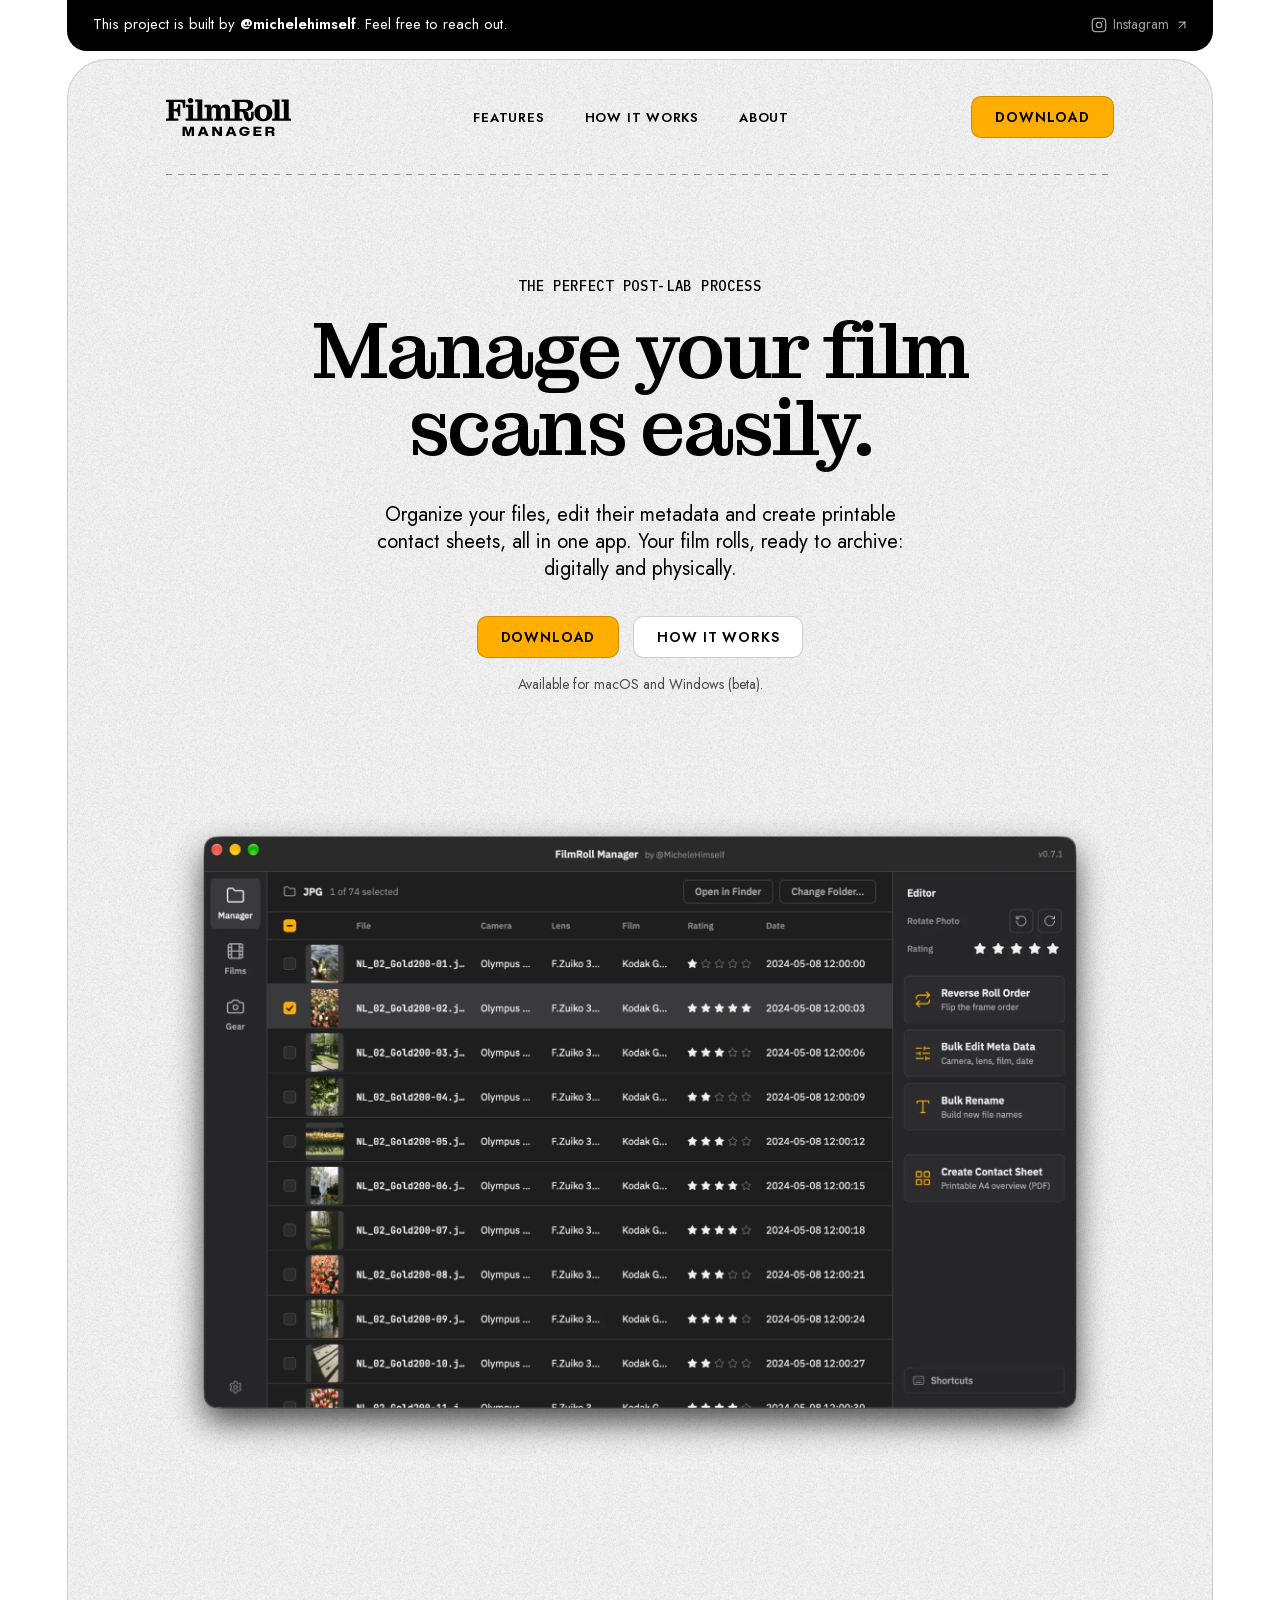
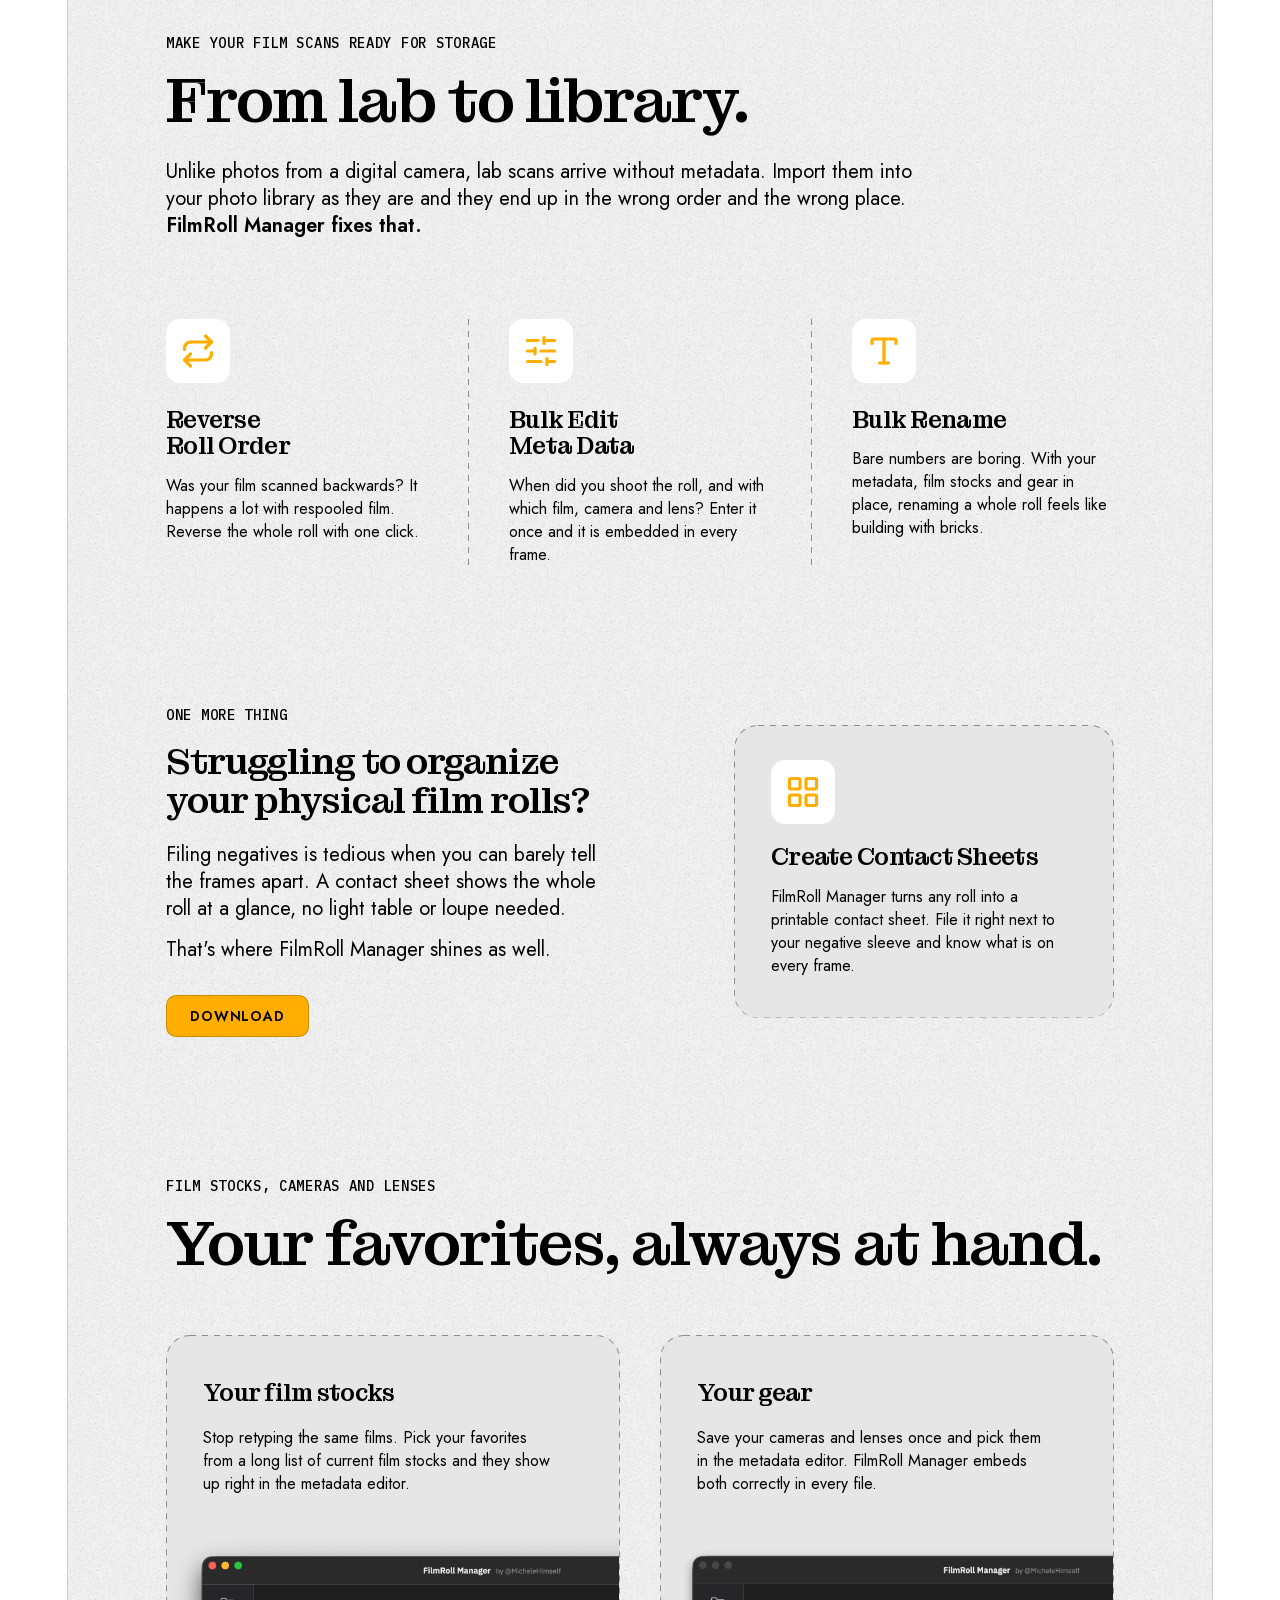
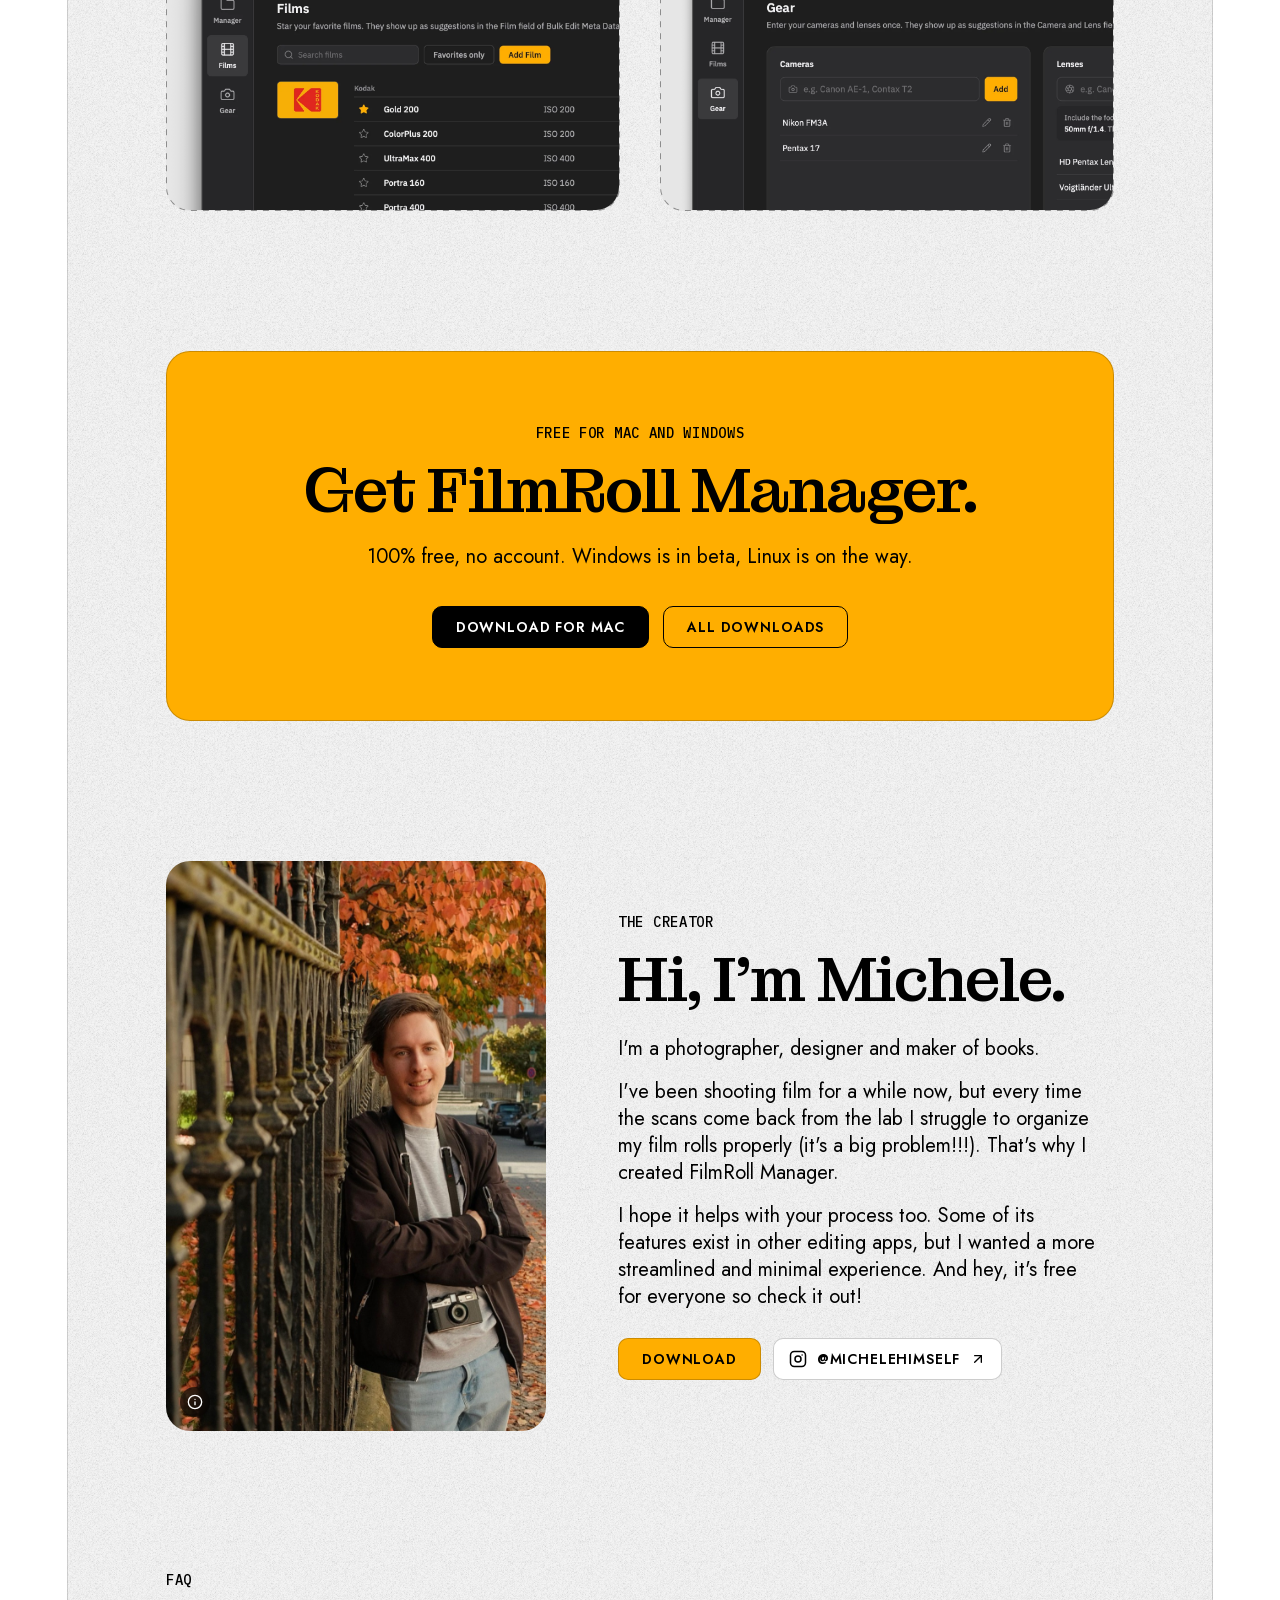
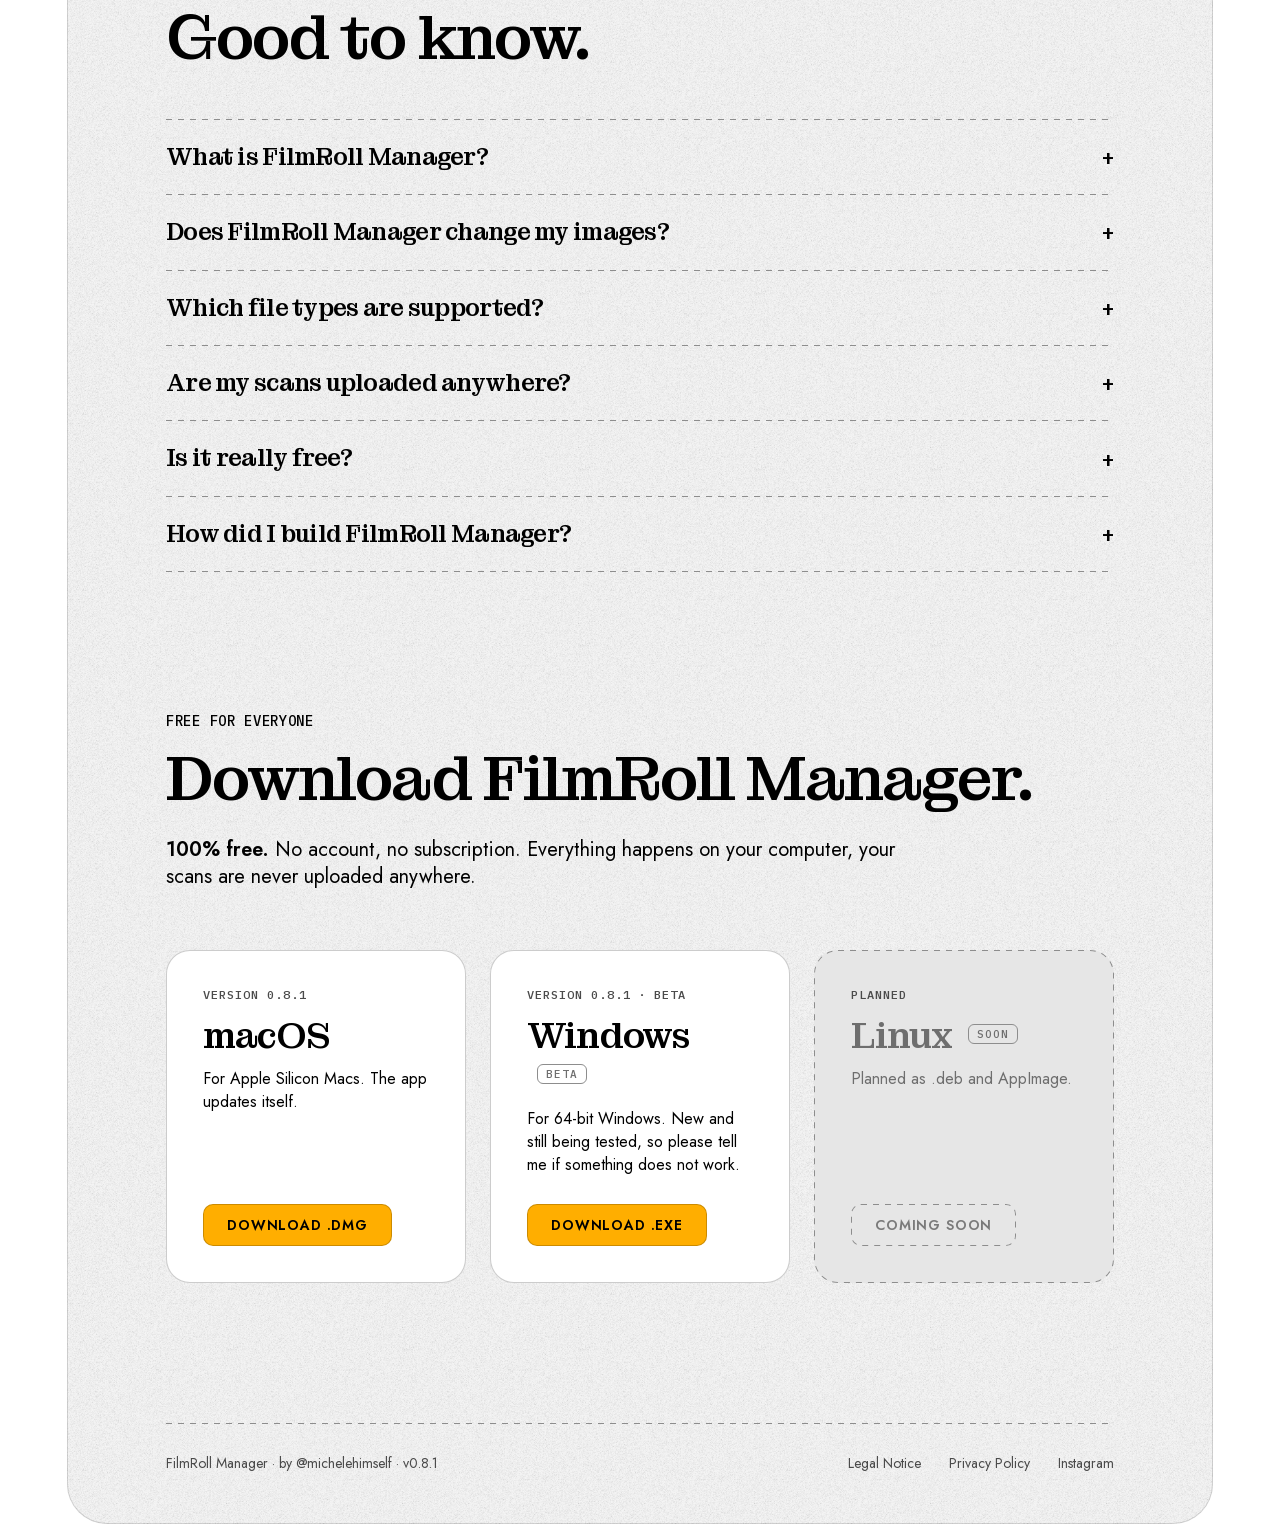
<file: index.html>
<!doctype html>
<html lang="en">
<head>
<meta charset="utf-8">
<meta name="viewport" content="width=device-width, initial-scale=1">
<title>FilmRoll Manager – Manage your film scans easily</title>
<meta name="description" content="FilmRoll Manager is a free desktop app that prepares your lab scans for your photo library: fix the frame order, embed metadata, rename files and create contact sheets. Your images never leave your computer.">
<meta property="og:type" content="website">
<meta property="og:site_name" content="FilmRoll Manager">
<meta property="og:title" content="FilmRoll Manager – Manage your film scans easily">
<meta property="og:description" content="Free desktop app that prepares your lab scans for your photo library: fix the frame order, embed metadata, rename files and create contact sheets. Your images never leave your computer.">
<meta property="og:url" content="https://filmrollmanager.com/">
<meta property="og:image" content="https://filmrollmanager.com/assets/og-image.png">
<meta property="og:image:width" content="1200">
<meta property="og:image:height" content="630">
<meta property="og:image:alt" content="FilmRoll Manager app icon with the headline: Manage your film scans easily. The perfect post-lab process.">
<meta name="twitter:card" content="summary_large_image">
<meta name="twitter:title" content="FilmRoll Manager – Manage your film scans easily">
<meta name="twitter:description" content="Free desktop app that prepares your lab scans for your photo library: fix the frame order, embed metadata, rename files and create contact sheets. Your images never leave your computer.">
<meta name="twitter:image" content="https://filmrollmanager.com/assets/og-image.png">
<link rel="icon" type="image/png" sizes="32x32" href="assets/favicon-32.png">
<link rel="icon" type="image/png" sizes="48x48" href="assets/favicon-48.png">
<link rel="apple-touch-icon" sizes="180x180" href="assets/apple-touch-icon.png">
<link rel="stylesheet" href="styles.css">
</head>
<body>
<div class="topbar">
  <p>This project is built by <a class="topbar-name" href="https://www.instagram.com/michelehimself" target="_blank" rel="noopener">@michelehimself</a>. Feel free to reach out.</p>
  <a class="topbar-link" href="https://www.instagram.com/michelehimself" target="_blank" rel="noopener" aria-label="Message me on Instagram (opens in a new tab)">
    <svg viewBox="0 0 24 24" width="16" height="16" fill="none" stroke="currentColor" stroke-width="2" stroke-linecap="round" stroke-linejoin="round" aria-hidden="true"><rect x="2" y="2" width="20" height="20" rx="5"/><circle cx="12" cy="12" r="4"/><path d="M17.5 6.5h.01"/></svg>
    <span>Instagram</span>
    <svg viewBox="0 0 24 24" width="14" height="14" fill="none" stroke="currentColor" stroke-width="2" stroke-linecap="round" stroke-linejoin="round" aria-hidden="true"><path d="M7 17 17 7"/><path d="M7 7h10v10"/></svg>
  </a>
</div>
<div class="page">

  <header class="wrap" id="top">
    <div class="nav">
      <a href="#top" aria-label="FilmRoll Manager"><img class="logo" src="assets/logo.svg" alt="FilmRoll Manager" width="125" height="39"></a>
      <nav aria-label="Main">
        <a href="#features">Features</a>
        <a href="#how">How it works</a>
        <a href="#about">About</a>
      </nav>
      <a class="btn" href="#download">Download</a>
    </div>
    <div class="rule"></div>
  </header>

  <main>
    <section class="wrap hero">
      <p class="eyebrow">The perfect post-lab process</p>
      <h1>Manage your film scans easily.</h1>
      <p class="lead">Organize your files, edit their metadata and create printable contact sheets, all in one app. Your film rolls, ready to archive: digitally and physically.</p>
      <div class="cta">
        <a class="btn" href="#download">Download</a>
        <a class="btn white" href="#how">How it works</a>
      </div>
      <p class="hero-note">Available for macOS and Windows (beta).</p>
      <div class="shot"><picture>
          <source srcset="assets/app-manager.webp" type="image/webp">
          <img src="assets/app-manager.png" width="2000" height="1373" alt="The FilmRoll Manager window showing a list of scanned frames with camera, lens, film, rating and date">
        </picture></div>
    </section>

    <section class="wrap section" id="features">
      <p class="eyebrow">Make your film scans ready for storage</p>
      <h2>From lab to library.</h2>
      <p class="intro">Unlike photos from a digital camera, lab scans arrive without metadata. Import them into your photo library as they are and they end up in the wrong order and the wrong place. <strong>FilmRoll Manager fixes that.</strong></p>

      <div class="trio" id="how">
        <div class="col">
          <div class="icon-box"><img src="assets/icon-reverse.svg" alt="" width="36" height="36"></div>
          <h3>Reverse<br>Roll Order</h3>
          <p>Was your film scanned backwards? It happens a lot with respooled film. Reverse the whole roll with one click.</p>
        </div>
        <div class="rule-v"></div>
        <div class="col">
          <div class="icon-box"><img src="assets/icon-metadata.svg" alt="" width="36" height="36"></div>
          <h3>Bulk Edit<br>Meta Data</h3>
          <p>When did you shoot the roll, and with which film, camera and lens? Enter it once and it is embedded in every frame.</p>
        </div>
        <div class="rule-v"></div>
        <div class="col">
          <div class="icon-box"><img src="assets/icon-rename.svg" alt="" width="36" height="36"></div>
          <h3>Bulk Rename</h3>
          <p>Bare numbers are boring. With your metadata, film stocks and gear in place, renaming a whole roll feels like building with bricks.</p>
        </div>
      </div>
    </section>

    <section class="wrap section">
      <div class="more">
        <div>
          <p class="eyebrow">One more thing</p>
          <h3>Struggling to organize your physical film rolls?</h3>
          <div class="txt">
            <p>Filing negatives is tedious when you can barely tell the frames apart. A contact sheet shows the whole roll at a glance, no light table or loupe needed.</p>
            <p>That's where FilmRoll Manager shines as well.</p>
          </div>
          <a class="btn" href="#download">Download</a>
        </div>
        <div class="dcard contact">
          <div class="icon-box"><img src="assets/icon-contact.svg" alt="" width="36" height="36"></div>
          <h3>Create Contact Sheets</h3>
          <p>FilmRoll Manager turns any roll into a printable contact sheet. File it right next to your negative sleeve and know what is on every frame.</p>
        </div>
      </div>
    </section>

    <section class="wrap section">
      <p class="eyebrow">Film stocks, cameras and lenses</p>
      <h2>Your favorites, always at hand.</h2>
      <div class="fav-grid">
        <article class="dcard fav">
          <h3>Your film stocks</h3>
          <p>Stop retyping the same films. Pick your favorites from a long list of current film stocks and they show up right in the metadata editor.</p>
          <div class="pic"><picture><source srcset="assets/app-films.webp" type="image/webp"><img src="assets/app-films.png" width="2024" height="1664" alt="The Films page of FilmRoll Manager with a list of film stocks and favorites"></picture></div>
        </article>
        <article class="dcard fav">
          <h3>Your gear</h3>
          <p>Save your cameras and lenses once and pick them in the metadata editor. FilmRoll Manager embeds both correctly in every file.</p>
          <div class="pic gear"><picture><source srcset="assets/app-gear.webp" type="image/webp"><img src="assets/app-gear.png" width="2094" height="1532" alt="The Gear page of FilmRoll Manager with saved cameras and lenses"></picture></div>
        </article>
      </div>
    </section>


    <section class="wrap section" id="get">
      <div class="cta-big">
        <p class="eyebrow">Free for Mac and Windows</p>
        <h2>Get FilmRoll Manager.</h2>
        <p class="cta-txt">100% free, no account. Windows is in beta, Linux is on the way.</p>
        <div class="cta-btns">
          <a class="btn dark js-dl" href="https://github.com/michelehimself/filmroll-manager/releases/download/v0.8.1/FilmRoll.Manager_0.8.1_aarch64.dmg">Download for Mac</a>
          <a class="btn dark ghost" href="#download">All downloads</a>
        </div>
      </div>
    </section>

    <section class="wrap section" id="about">
      <div class="about">
        <figure class="about-photo">
          <div class="portrait has-photo">
            <img src="assets/michele.jpg" width="900" height="1599" alt="Portrait of Michele leaning on an iron fence in autumn, with a film camera around his neck">
            <div class="credit" tabindex="0" role="note" aria-label="Photo credit: Photo by @luisahauser">
              <svg viewBox="0 0 24 24" width="16" height="16" fill="none" stroke="currentColor" stroke-width="2" stroke-linecap="round" stroke-linejoin="round" aria-hidden="true"><circle cx="12" cy="12" r="10"/><path d="M12 16v-4"/><path d="M12 8h.01"/></svg>
              <span>Photo by @luisahauser</span>
            </div>
          </div>
        </figure>
        <div>
          <p class="eyebrow">The Creator</p>
          <h2>Hi, I'm Michele.</h2>
          <div class="txt">
            <p>I'm a photographer, designer and maker of books.</p>
            <p>I've been shooting film for a while now, but every time the scans come back from the lab I struggle to organize my film rolls properly (it's a big problem!!!). That's why I created FilmRoll Manager.</p>
            <p>I hope it helps with your process too. Some of its features exist in other editing apps, but I wanted a more streamlined and minimal experience. And hey, it's free for everyone so check it out!</p>
          </div>
          <div class="about-actions">
          <a class="btn" href="#download">Download</a>
          <a class="btn white btn-social" href="https://www.instagram.com/michelehimself" target="_blank" rel="noopener" aria-label="@michelehimself on Instagram (opens in a new tab)">
            <svg class="ico" viewBox="0 0 24 24" width="18" height="18" fill="none" stroke="currentColor" stroke-width="2" stroke-linecap="round" stroke-linejoin="round" aria-hidden="true"><rect x="2" y="2" width="20" height="20" rx="5"/><circle cx="12" cy="12" r="4"/><path d="M17.5 6.5h.01"/></svg>
            <span>@michelehimself</span>
            <svg class="ico" viewBox="0 0 24 24" width="16" height="16" fill="none" stroke="currentColor" stroke-width="2" stroke-linecap="round" stroke-linejoin="round" aria-hidden="true"><path d="M7 17 17 7"/><path d="M7 7h10v10"/></svg>
          </a>
        </div>
        </div>
      </div>
    </section>

    <section class="wrap section" id="faq">
      <p class="eyebrow">FAQ</p>
      <h2>Good to know.</h2>
      <div class="faq-list">
        <div class="rule"></div>
        <details><summary>What is FilmRoll Manager?</summary><p>FilmRoll Manager is a free desktop app for macOS and Windows (beta) that prepares your film scans from the lab for your photo library. It can reverse the frame order of a roll, embed date, camera, lens and film as metadata, rename a whole roll with a template and create printable contact sheets. Everything happens on your computer, your scans are never uploaded.</p></details>
        <div class="rule"></div>
        <details><summary>Does FilmRoll Manager change my images?</summary><p>Only metadata is written. The picture data stays untouched. Still, it is a good habit to try FilmRoll Manager on a copy of a scan folder first.</p></details>
        <div class="rule"></div>
        <details><summary>Which file types are supported?</summary><p>JPG, PNG and TIFF. Star ratings currently work for JPEG files only.</p></details>
        <div class="rule"></div>
        <details><summary>Are my scans uploaded anywhere?</summary><p>No. Everything happens on your computer. There are no uploads, no account and no analytics.</p></details>
        <div class="rule"></div>
        <details><summary>Is it really free?</summary><p>Yes. I built it for my own rolls and share it for free.</p></details>
        <div class="rule"></div>
        <details><summary>How did I build FilmRoll Manager?</summary><p>I'm a lifelong UI/UX designer with a great passion for minimalistic apps and micro apps that do exactly what I need. I'm by no means a developer, though. I brought this project to life with the help of Claude Code and the professional experience I gained working on many apps and platforms at the companies I've been at. I want to be as transparent as possible about that, and it's part of the reason why I'm sharing this app for free.</p></details>
        <div class="rule"></div>
      </div>
    </section>

    <section class="wrap section" id="download">
      <p class="eyebrow">Free for everyone</p>
      <h2>Download FilmRoll Manager.</h2>
      <p class="intro"><strong>100% free.</strong> No account, no subscription. Everything happens on your computer, your scans are never uploaded anywhere.</p>
      <div class="dl-grid">
        <article class="dcard dl on">
          <span class="os">Version 0.8.1</span>
          <h3>macOS</h3>
          <p>For Apple Silicon Macs. The app updates itself.</p>
          <a class="btn js-dl" href="https://github.com/michelehimself/filmroll-manager/releases/download/v0.8.1/FilmRoll.Manager_0.8.1_aarch64.dmg">Download .dmg</a>
        </article>
        <article class="dcard dl on">
          <span class="os">Version 0.8.1 · Beta</span>
          <h3>Windows <span class="badge">Beta</span></h3>
          <p>For 64-bit Windows. New and still being tested, so please tell me if something does not work.</p>
          <a class="btn js-dl" data-modal="dl-modal-win" href="https://github.com/michelehimself/filmroll-manager/releases/download/v0.8.1/FilmRoll.Manager_0.8.1_x64-setup.exe">Download .exe</a>
        </article>
        <article class="dcard dl soon">
          <span class="os">Planned</span>
          <h3>Linux <span class="badge">Soon</span></h3>
          <p>Planned as .deb and AppImage.</p>
          <a class="btn" aria-disabled="true" href="#download" tabindex="-1">Coming soon</a>
        </article>
      </div>

    </section>
  </main>

  <footer class="wrap footer">
    <div class="rule"></div>
    <div class="row">
      <span>FilmRoll Manager · by <a href="https://www.instagram.com/michelehimself" target="_blank" rel="noopener">@michelehimself</a> · v0.8.1</span>
      <nav aria-label="Footer">
        <a href="impressum.html">Legal Notice</a>
        <a href="datenschutz.html">Privacy Policy</a>
        <a href="https://instagram.com/filmrollmanager" target="_blank" rel="noopener">Instagram</a>
      </nav>
    </div>
  </footer>

</div>

<dialog class="modal" id="dl-modal" aria-labelledby="dl-title">
  <button class="modal-close" type="button" aria-label="Close" data-close>
    <svg viewBox="0 0 24 24" width="18" height="18" fill="none" stroke="currentColor" stroke-width="2" stroke-linecap="round" stroke-linejoin="round" aria-hidden="true"><path d="M18 6 6 18"/><path d="M6 6l12 12"/></svg>
  </button>
  <p class="eyebrow">Download for macOS</p>
  <h3 id="dl-title">Before you download</h3>
  <div class="warn" role="note">
    <svg viewBox="0 0 24 24" width="22" height="22" fill="none" stroke="currentColor" stroke-width="2" stroke-linecap="round" stroke-linejoin="round" aria-hidden="true"><path d="m21.73 18-8-14a2 2 0 0 0-3.48 0l-8 14A2 2 0 0 0 4 21h16a2 2 0 0 0 1.73-3"/><path d="M12 9v4"/><path d="M12 17h.01"/></svg>
    <p><strong>Heads up:</strong> macOS will most likely block the app the first time you open it. That is expected. The steps below fix it.</p>
  </div>
  <p class="install-lead">FilmRoll Manager is not signed with an Apple developer account, so macOS asks for confirmation the first time you open it.</p>
  <ol>
    <li>Open the <code>.dmg</code> and drag FilmRoll Manager into Applications.</li>
    <li>Right-click the app and choose “Open”.</li>
  </ol>
  <p class="install-lead"><strong>If macOS still refuses to open it, run this command once in Terminal:</strong></p>
  <div class="cmd">
    <code id="cmd-text">xattr -dr com.apple.quarantine "/Applications/FilmRoll Manager.app"</code>
    <button class="copy" type="button" data-copy="cmd-text" aria-label="Copy command" title="Copy">
      <svg class="ic-copy" viewBox="0 0 24 24" width="16" height="16" fill="none" stroke="currentColor" stroke-width="2" stroke-linecap="round" stroke-linejoin="round" aria-hidden="true"><rect x="9" y="9" width="13" height="13" rx="2"/><path d="M5 15H4a2 2 0 0 1-2-2V4a2 2 0 0 1 2-2h9a2 2 0 0 1 2 2v1"/></svg>
      <svg class="ic-done" viewBox="0 0 24 24" width="16" height="16" fill="none" stroke="currentColor" stroke-width="2.4" stroke-linecap="round" stroke-linejoin="round" aria-hidden="true"><path d="M20 6 9 17l-5-5"/></svg>
    </button>
  </div>
  <div class="modal-actions">
    <a class="btn js-confirm" id="dl-confirm" href="https://github.com/michelehimself/filmroll-manager/releases/download/v0.8.1/FilmRoll.Manager_0.8.1_aarch64.dmg">Yes, I understand – download</a>
  </div>
</dialog>

<dialog class="modal" id="dl-modal-win" aria-labelledby="dl-title-win">
  <button class="modal-close" type="button" aria-label="Close" data-close>
    <svg viewBox="0 0 24 24" width="18" height="18" fill="none" stroke="currentColor" stroke-width="2" stroke-linecap="round" stroke-linejoin="round" aria-hidden="true"><path d="M18 6 6 18"/><path d="M6 6l12 12"/></svg>
  </button>
  <p class="eyebrow">Download for Windows (beta)</p>
  <h3 id="dl-title-win">Before you download</h3>
  <div class="warn" role="note">
    <svg viewBox="0 0 24 24" width="22" height="22" fill="none" stroke="currentColor" stroke-width="2" stroke-linecap="round" stroke-linejoin="round" aria-hidden="true"><path d="m21.73 18-8-14a2 2 0 0 0-3.48 0l-8 14A2 2 0 0 0 4 21h16a2 2 0 0 0 1.73-3"/><path d="M12 9v4"/><path d="M12 17h.01"/></svg>
    <p><strong>Heads up:</strong> Windows will most likely block the installer the first time you run it. That is expected.</p>
  </div>
  <p class="install-lead">FilmRoll Manager is not signed with a paid Windows certificate, so Windows SmartScreen warns about it.</p>
  <ol>
    <li>Run the downloaded <code>.exe</code>.</li>
    <li>At “Windows protected your PC”, click <strong>More info</strong>.</li>
    <li>Then click <strong>Run anyway</strong>.</li>
  </ol>
  <div class="modal-actions">
    <a class="btn js-confirm" id="dl-confirm-win" href="https://github.com/michelehimself/filmroll-manager/releases/download/v0.8.1/FilmRoll.Manager_0.8.1_x64-setup.exe">Yes, I understand – download</a>
  </div>
</dialog>

<dialog class="modal" id="dl-modal-mobile" aria-labelledby="dl-title-mobile">
  <button class="modal-close" type="button" aria-label="Close" data-close>
    <svg viewBox="0 0 24 24" width="18" height="18" fill="none" stroke="currentColor" stroke-width="2" stroke-linecap="round" stroke-linejoin="round" aria-hidden="true"><path d="M18 6 6 18"/><path d="M6 6l12 12"/></svg>
  </button>
  <p class="eyebrow">Desktop only</p>
  <h3 id="dl-title-mobile">Open this on your computer</h3>
  <p class="modal-lead">FilmRoll Manager is built for desktop systems (macOS and Windows), so there is nothing to download for phones and tablets. Visit filmrollmanager.com on your computer to get it.</p>
</dialog>
<script>
(function () {
  function isMobile() {
    var ua = navigator.userAgent || '';
    if (navigator.userAgentData && navigator.userAgentData.mobile) { return true; }
    if (/Android|iPhone|iPad|iPod|Mobile|CriOS|FxiOS/i.test(ua)) { return true; }
    // iPadOS reports itself as a Mac, but it has a touch screen
    return /Macintosh/.test(ua) && navigator.maxTouchPoints > 1;
  }
  // Download buttons open a dialog first (explains the first launch); the download starts from the dialog's confirm button.
  document.querySelectorAll('.js-dl').forEach(function (a) {
    a.addEventListener('click', function (e) {
      // phones and tablets cannot run the app: show a short notice instead of the download dialog
      var m = document.getElementById(isMobile() ? 'dl-modal-mobile' : (a.dataset.modal || 'dl-modal'));
      if (m && m.showModal) { e.preventDefault(); if (!m.open) { m.showModal(); } }
    });
  });
  document.querySelectorAll('dialog.modal').forEach(function (m) {
    m.addEventListener('click', function (e) { if (e.target === m) { m.close(); } });
    m.querySelectorAll('[data-close]').forEach(function (b) { b.addEventListener('click', function () { m.close(); }); });
    m.querySelectorAll('.js-confirm').forEach(function (c) {
      c.addEventListener('click', function () { setTimeout(function () { m.close(); }, 400); });
    });
  });
  // hero image: grows while scrolling
  var shot = document.querySelector('.hero .shot img');
  var reduce = window.matchMedia && window.matchMedia('(prefers-reduced-motion: reduce)').matches;
  if (shot && !reduce) {
    var ticking = false;
    var update = function () {
      var p = Math.min(Math.max(window.scrollY / 520, 0), 1);
      var e = 1 - Math.pow(1 - p, 1.6);
      // grows from 92% to full size while scrolling
      shot.style.transform = 'scale(' + (0.92 + 0.08 * e).toFixed(4) + ')';
      ticking = false;
    };
    window.addEventListener('scroll', function () { if (!ticking) { ticking = true; requestAnimationFrame(update); } }, { passive: true });
    window.addEventListener('resize', update);
    update();
  }
  document.querySelectorAll('.copy').forEach(function (b) {
    b.addEventListener('click', function () {
      var t = document.getElementById(b.dataset.copy).textContent;
      var done = function () { b.classList.add('copied'); setTimeout(function () { b.classList.remove('copied'); }, 1800); };
      var legacy = function () {
        // fallback for browsers without the async clipboard API
        var ta = document.createElement('textarea');
        ta.value = t; ta.setAttribute('readonly', ''); ta.style.cssText = 'position:fixed;opacity:0;top:0;left:0';
        document.body.appendChild(ta); ta.select();
        try { if (document.execCommand('copy')) { done(); } } catch (e) {}
        document.body.removeChild(ta);
      };
      if (navigator.clipboard && navigator.clipboard.writeText) { navigator.clipboard.writeText(t).then(done, legacy); } else { legacy(); }
    });
  });
})();
</script>
</body>
</html>
</file>
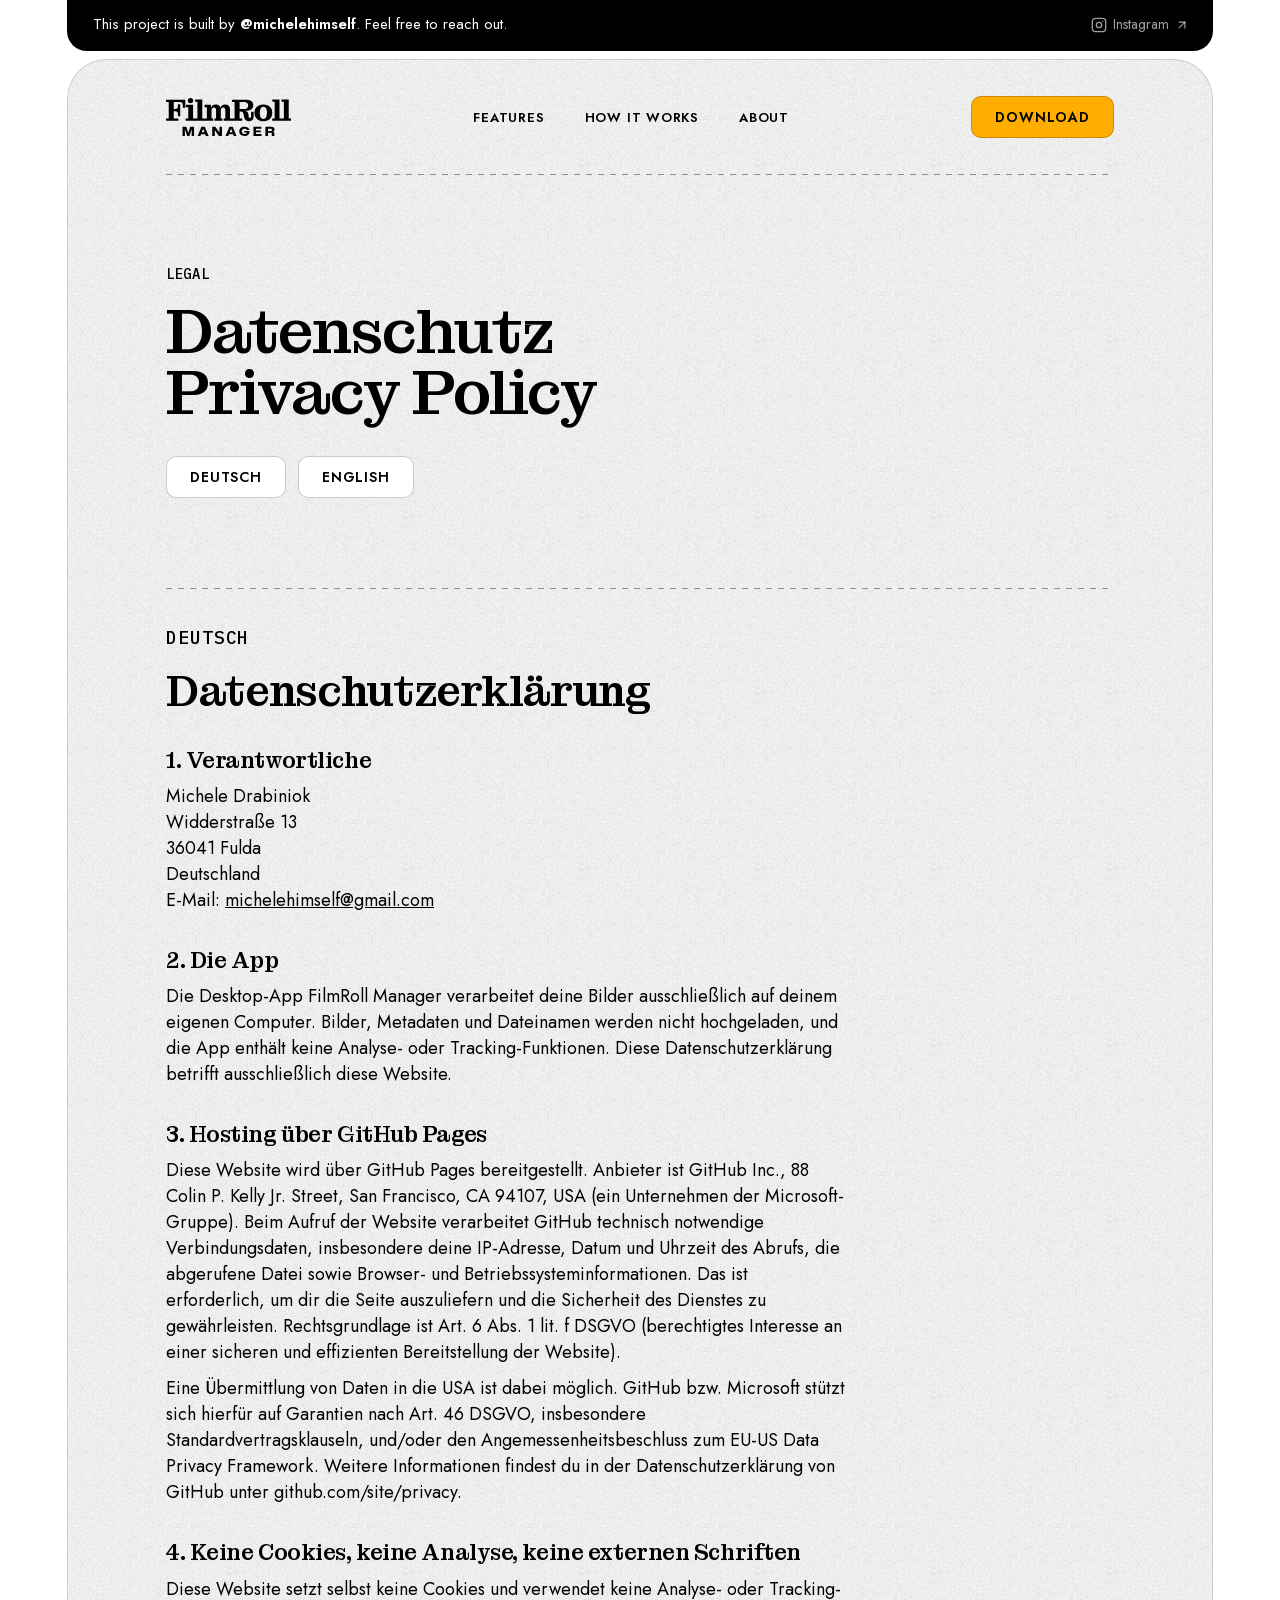
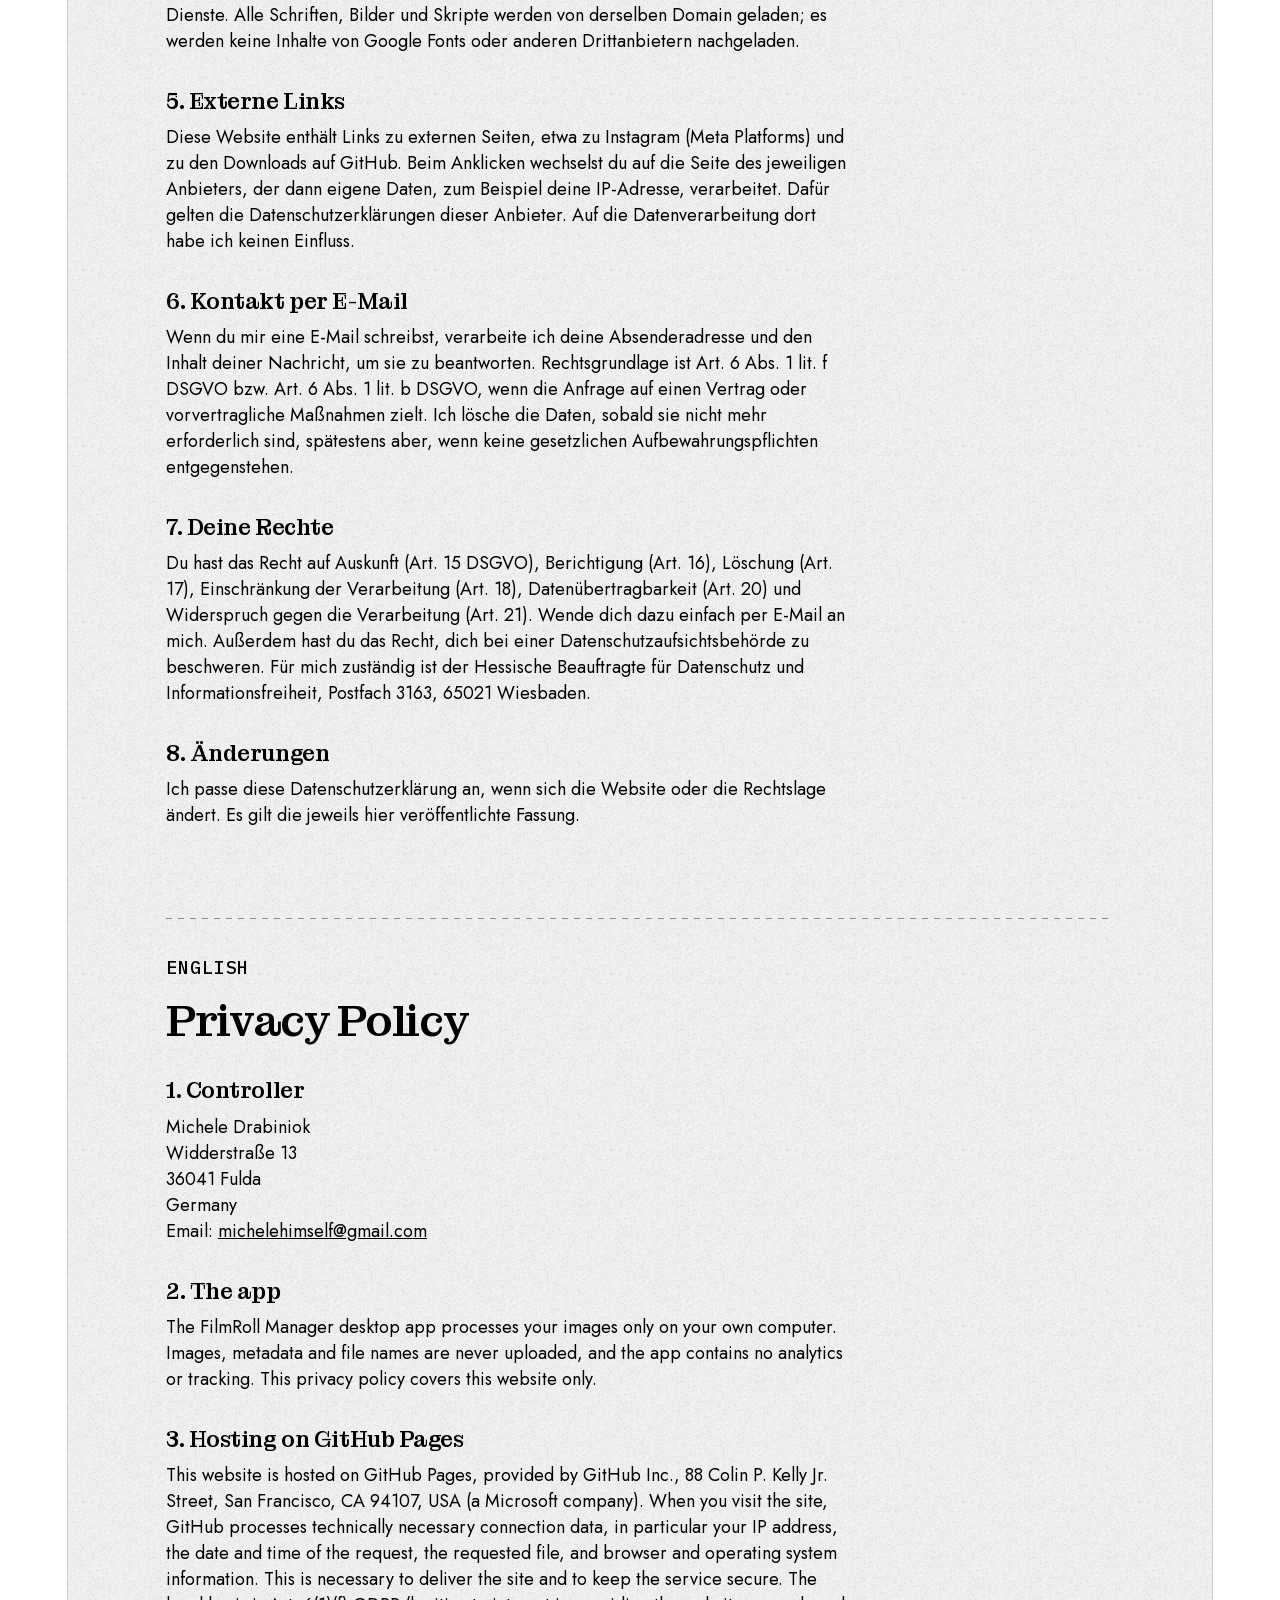
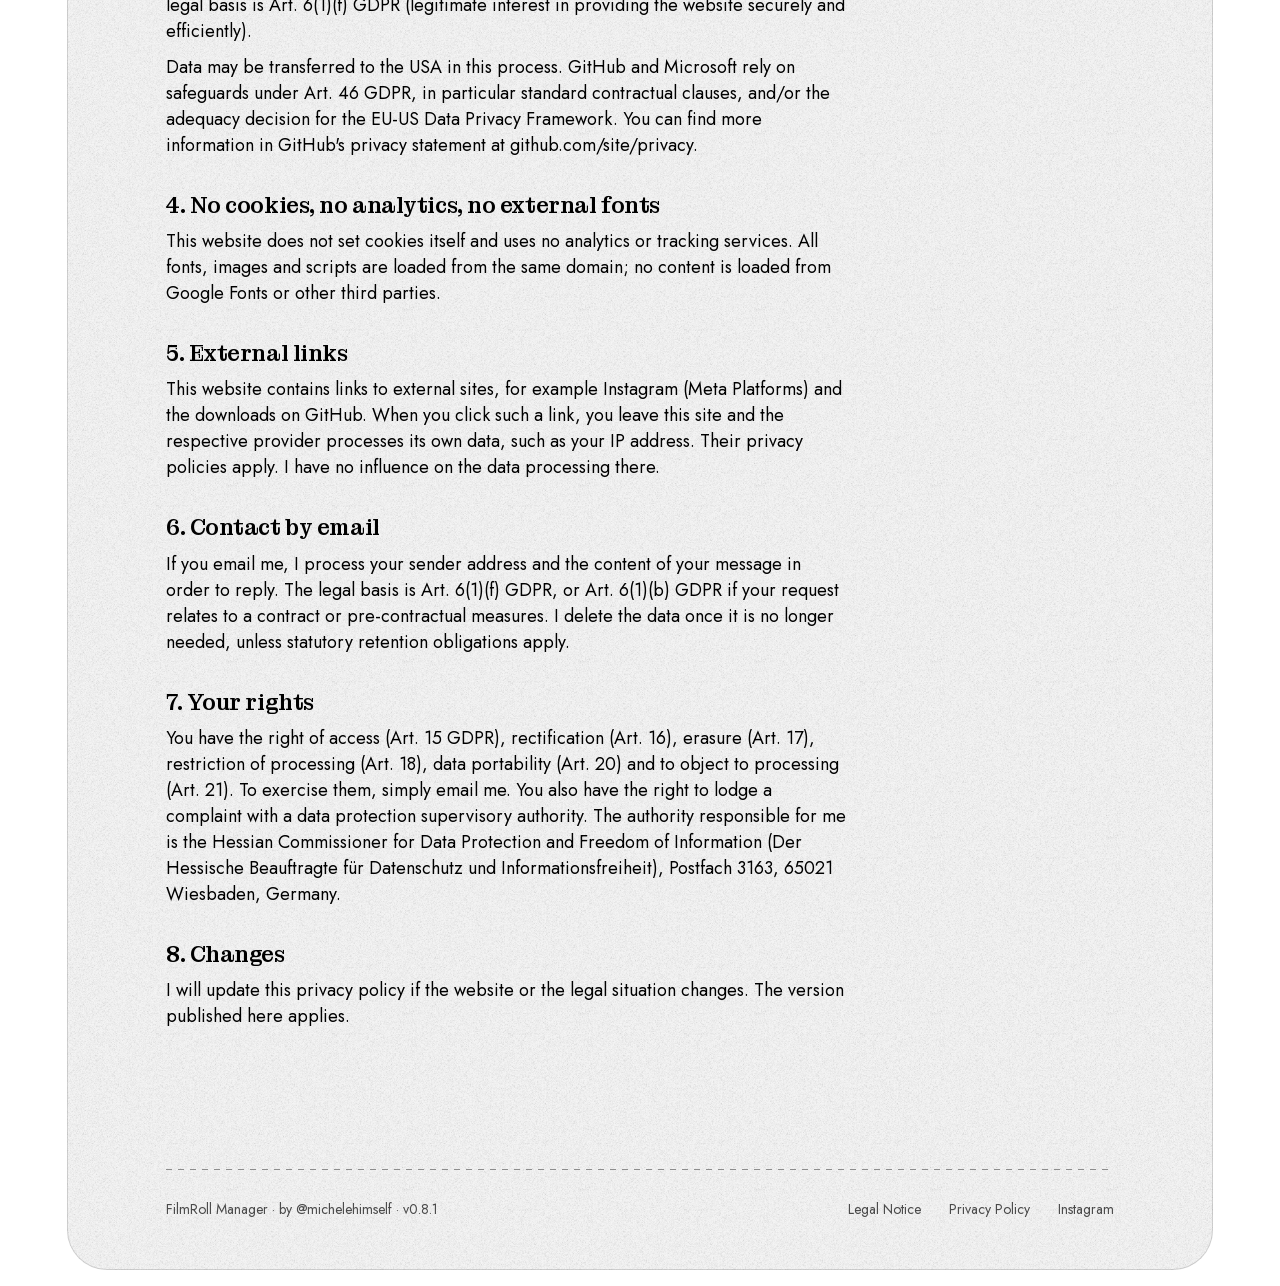
<file: datenschutz.html>
<!doctype html>
<html lang="de">
<head>
<meta charset="utf-8">
<meta name="viewport" content="width=device-width, initial-scale=1">
<title>Datenschutzerklärung / Privacy Policy – FilmRoll Manager</title>
<meta name="description" content="Datenschutzerklärung und Privacy Policy der Website von FilmRoll Manager.">
<meta property="og:type" content="website">
<meta property="og:site_name" content="FilmRoll Manager">
<meta property="og:title" content="Datenschutzerklärung / Privacy Policy – FilmRoll Manager">
<meta property="og:description" content="Datenschutzerklärung und Privacy Policy der Website von FilmRoll Manager.">
<meta property="og:url" content="https://filmrollmanager.com/datenschutz.html">
<meta property="og:image" content="https://filmrollmanager.com/assets/og-image.png">
<meta property="og:image:width" content="1200">
<meta property="og:image:height" content="630">
<meta property="og:image:alt" content="FilmRoll Manager app icon with the headline: Manage your film scans easily. The perfect post-lab process.">
<meta name="twitter:card" content="summary_large_image">
<meta name="twitter:title" content="Datenschutzerklärung / Privacy Policy – FilmRoll Manager">
<meta name="twitter:description" content="Datenschutzerklärung und Privacy Policy der Website von FilmRoll Manager.">
<meta name="twitter:image" content="https://filmrollmanager.com/assets/og-image.png">
<link rel="icon" type="image/png" sizes="32x32" href="assets/favicon-32.png">
<link rel="icon" type="image/png" sizes="48x48" href="assets/favicon-48.png">
<link rel="apple-touch-icon" sizes="180x180" href="assets/apple-touch-icon.png">
<link rel="stylesheet" href="styles.css">
</head>
<body>
<div class="topbar">
  <p>This project is built by <a class="topbar-name" href="https://www.instagram.com/michelehimself" target="_blank" rel="noopener">@michelehimself</a>. Feel free to reach out.</p>
  <a class="topbar-link" href="https://www.instagram.com/michelehimself" target="_blank" rel="noopener" aria-label="Message me on Instagram (opens in a new tab)">
    <svg viewBox="0 0 24 24" width="16" height="16" fill="none" stroke="currentColor" stroke-width="2" stroke-linecap="round" stroke-linejoin="round" aria-hidden="true"><rect x="2" y="2" width="20" height="20" rx="5"/><circle cx="12" cy="12" r="4"/><path d="M17.5 6.5h.01"/></svg>
    <span>Instagram</span>
    <svg viewBox="0 0 24 24" width="14" height="14" fill="none" stroke="currentColor" stroke-width="2" stroke-linecap="round" stroke-linejoin="round" aria-hidden="true"><path d="M7 17 17 7"/><path d="M7 7h10v10"/></svg>
  </a>
</div>
<div class="page">

  <header class="wrap" id="top">
    <div class="nav">
      <a href="index.html" aria-label="FilmRoll Manager"><img class="logo" src="assets/logo.svg" alt="FilmRoll Manager" width="125" height="39"></a>
      <nav aria-label="Main">
        <a href="index.html#features">Features</a>
        <a href="index.html#how">How it works</a>
        <a href="index.html#about">About</a>
      </nav>
      <a class="btn" href="index.html#download">Download</a>
    </div>
    <div class="rule"></div>
  </header>

  <main class="wrap legal">
    <p class="eyebrow">Legal</p>
    <h1>Datenschutz<br>Privacy Policy</h1>
    <div class="lang-switch">
      <a class="btn white" href="#de">Deutsch</a>
      <a class="btn white" href="#en">English</a>
    </div>

    <!-- DEUTSCH -->
    <section class="legal-block" id="de" lang="de">
      <div class="rule"></div>
      <p class="eyebrow" style="margin-top:36px">Deutsch</p>
      <h2>Datenschutzerklärung</h2>

      <h3>1. Verantwortliche</h3>
      <address>
        Michele Drabiniok<br>
        Widderstraße 13<br>
        36041 Fulda<br>
        Deutschland<br>
        E-Mail: <a href="mailto:michelehimself@gmail.com">michelehimself@gmail.com</a>
      </address>

      <h3>2. Die App</h3>
      <p>Die Desktop-App FilmRoll Manager verarbeitet deine Bilder ausschließlich auf deinem eigenen Computer. Bilder, Metadaten und Dateinamen werden nicht hochgeladen, und die App enthält keine Analyse- oder Tracking-Funktionen. Diese Datenschutzerklärung betrifft ausschließlich diese Website.</p>

      <h3>3. Hosting über GitHub Pages</h3>
      <p>Diese Website wird über GitHub Pages bereitgestellt. Anbieter ist GitHub Inc., 88 Colin P. Kelly Jr. Street, San Francisco, CA 94107, USA (ein Unternehmen der Microsoft-Gruppe). Beim Aufruf der Website verarbeitet GitHub technisch notwendige Verbindungsdaten, insbesondere deine IP-Adresse, Datum und Uhrzeit des Abrufs, die abgerufene Datei sowie Browser- und Betriebssysteminformationen. Das ist erforderlich, um dir die Seite auszuliefern und die Sicherheit des Dienstes zu gewährleisten. Rechtsgrundlage ist Art. 6 Abs. 1 lit. f DSGVO (berechtigtes Interesse an einer sicheren und effizienten Bereitstellung der Website).</p>
      <p>Eine Übermittlung von Daten in die USA ist dabei möglich. GitHub bzw. Microsoft stützt sich hierfür auf Garantien nach Art. 46 DSGVO, insbesondere Standardvertragsklauseln, und/oder den Angemessenheitsbeschluss zum EU-US Data Privacy Framework. Weitere Informationen findest du in der Datenschutzerklärung von GitHub unter github.com/site/privacy.</p>

      <h3>4. Keine Cookies, keine Analyse, keine externen Schriften</h3>
      <p>Diese Website setzt selbst keine Cookies und verwendet keine Analyse- oder Tracking-Dienste. Alle Schriften, Bilder und Skripte werden von derselben Domain geladen; es werden keine Inhalte von Google Fonts oder anderen Drittanbietern nachgeladen.</p>

      <h3>5. Externe Links</h3>
      <p>Diese Website enthält Links zu externen Seiten, etwa zu Instagram (Meta Platforms) und zu den Downloads auf GitHub. Beim Anklicken wechselst du auf die Seite des jeweiligen Anbieters, der dann eigene Daten, zum Beispiel deine IP-Adresse, verarbeitet. Dafür gelten die Datenschutzerklärungen dieser Anbieter. Auf die Datenverarbeitung dort habe ich keinen Einfluss.</p>

      <h3>6. Kontakt per E-Mail</h3>
      <p>Wenn du mir eine E-Mail schreibst, verarbeite ich deine Absenderadresse und den Inhalt deiner Nachricht, um sie zu beantworten. Rechtsgrundlage ist Art. 6 Abs. 1 lit. f DSGVO bzw. Art. 6 Abs. 1 lit. b DSGVO, wenn die Anfrage auf einen Vertrag oder vorvertragliche Maßnahmen zielt. Ich lösche die Daten, sobald sie nicht mehr erforderlich sind, spätestens aber, wenn keine gesetzlichen Aufbewahrungspflichten entgegenstehen.</p>

      <h3>7. Deine Rechte</h3>
      <p>Du hast das Recht auf Auskunft (Art. 15 DSGVO), Berichtigung (Art. 16), Löschung (Art. 17), Einschränkung der Verarbeitung (Art. 18), Datenübertragbarkeit (Art. 20) und Widerspruch gegen die Verarbeitung (Art. 21). Wende dich dazu einfach per E-Mail an mich. Außerdem hast du das Recht, dich bei einer Datenschutzaufsichtsbehörde zu beschweren. Für mich zuständig ist der Hessische Beauftragte für Datenschutz und Informationsfreiheit, Postfach 3163, 65021 Wiesbaden.</p>

      <h3>8. Änderungen</h3>
      <p>Ich passe diese Datenschutzerklärung an, wenn sich die Website oder die Rechtslage ändert. Es gilt die jeweils hier veröffentlichte Fassung.</p>
    </section>

    <!-- ENGLISH -->
    <section class="legal-block" id="en" lang="en">
      <div class="rule"></div>
      <p class="eyebrow" style="margin-top:36px">English</p>
      <h2>Privacy Policy</h2>

      <h3>1. Controller</h3>
      <address>
        Michele Drabiniok<br>
        Widderstraße 13<br>
        36041 Fulda<br>
        Germany<br>
        Email: <a href="mailto:michelehimself@gmail.com">michelehimself@gmail.com</a>
      </address>

      <h3>2. The app</h3>
      <p>The FilmRoll Manager desktop app processes your images only on your own computer. Images, metadata and file names are never uploaded, and the app contains no analytics or tracking. This privacy policy covers this website only.</p>

      <h3>3. Hosting on GitHub Pages</h3>
      <p>This website is hosted on GitHub Pages, provided by GitHub Inc., 88 Colin P. Kelly Jr. Street, San Francisco, CA 94107, USA (a Microsoft company). When you visit the site, GitHub processes technically necessary connection data, in particular your IP address, the date and time of the request, the requested file, and browser and operating system information. This is necessary to deliver the site and to keep the service secure. The legal basis is Art. 6(1)(f) GDPR (legitimate interest in providing the website securely and efficiently).</p>
      <p>Data may be transferred to the USA in this process. GitHub and Microsoft rely on safeguards under Art. 46 GDPR, in particular standard contractual clauses, and/or the adequacy decision for the EU-US Data Privacy Framework. You can find more information in GitHub's privacy statement at github.com/site/privacy.</p>

      <h3>4. No cookies, no analytics, no external fonts</h3>
      <p>This website does not set cookies itself and uses no analytics or tracking services. All fonts, images and scripts are loaded from the same domain; no content is loaded from Google Fonts or other third parties.</p>

      <h3>5. External links</h3>
      <p>This website contains links to external sites, for example Instagram (Meta Platforms) and the downloads on GitHub. When you click such a link, you leave this site and the respective provider processes its own data, such as your IP address. Their privacy policies apply. I have no influence on the data processing there.</p>

      <h3>6. Contact by email</h3>
      <p>If you email me, I process your sender address and the content of your message in order to reply. The legal basis is Art. 6(1)(f) GDPR, or Art. 6(1)(b) GDPR if your request relates to a contract or pre-contractual measures. I delete the data once it is no longer needed, unless statutory retention obligations apply.</p>

      <h3>7. Your rights</h3>
      <p>You have the right of access (Art. 15 GDPR), rectification (Art. 16), erasure (Art. 17), restriction of processing (Art. 18), data portability (Art. 20) and to object to processing (Art. 21). To exercise them, simply email me. You also have the right to lodge a complaint with a data protection supervisory authority. The authority responsible for me is the Hessian Commissioner for Data Protection and Freedom of Information (Der Hessische Beauftragte für Datenschutz und Informationsfreiheit), Postfach 3163, 65021 Wiesbaden, Germany.</p>

      <h3>8. Changes</h3>
      <p>I will update this privacy policy if the website or the legal situation changes. The version published here applies.</p>
    </section>
  </main>

  <footer class="wrap footer">
    <div class="rule"></div>
    <div class="row">
      <span>FilmRoll Manager · by <a href="https://www.instagram.com/michelehimself" target="_blank" rel="noopener">@michelehimself</a> · v0.8.1</span>
      <nav aria-label="Footer">
        <a href="impressum.html">Legal Notice</a>
        <a href="datenschutz.html">Privacy Policy</a>
        <a href="https://instagram.com/filmrollmanager" target="_blank" rel="noopener">Instagram</a>
      </nav>
    </div>
  </footer>

</div>
</body>
</html>
</file>
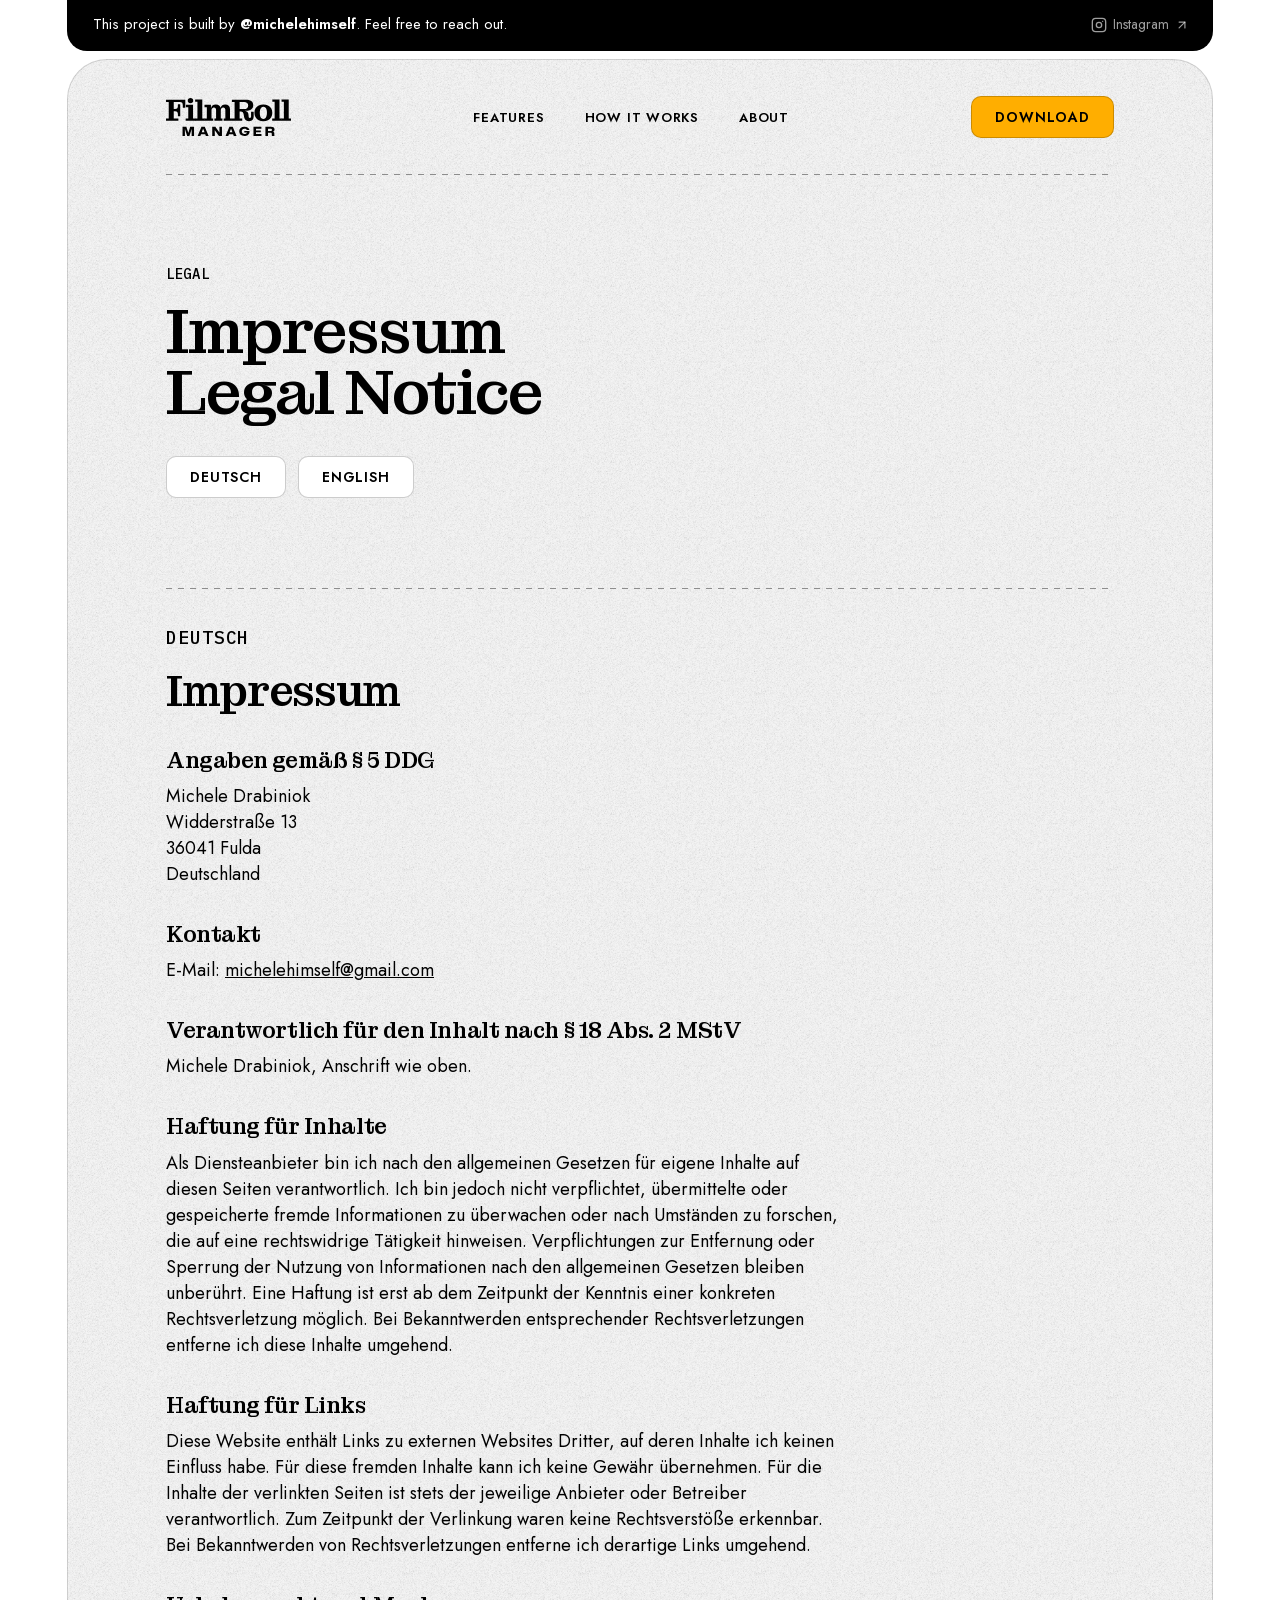
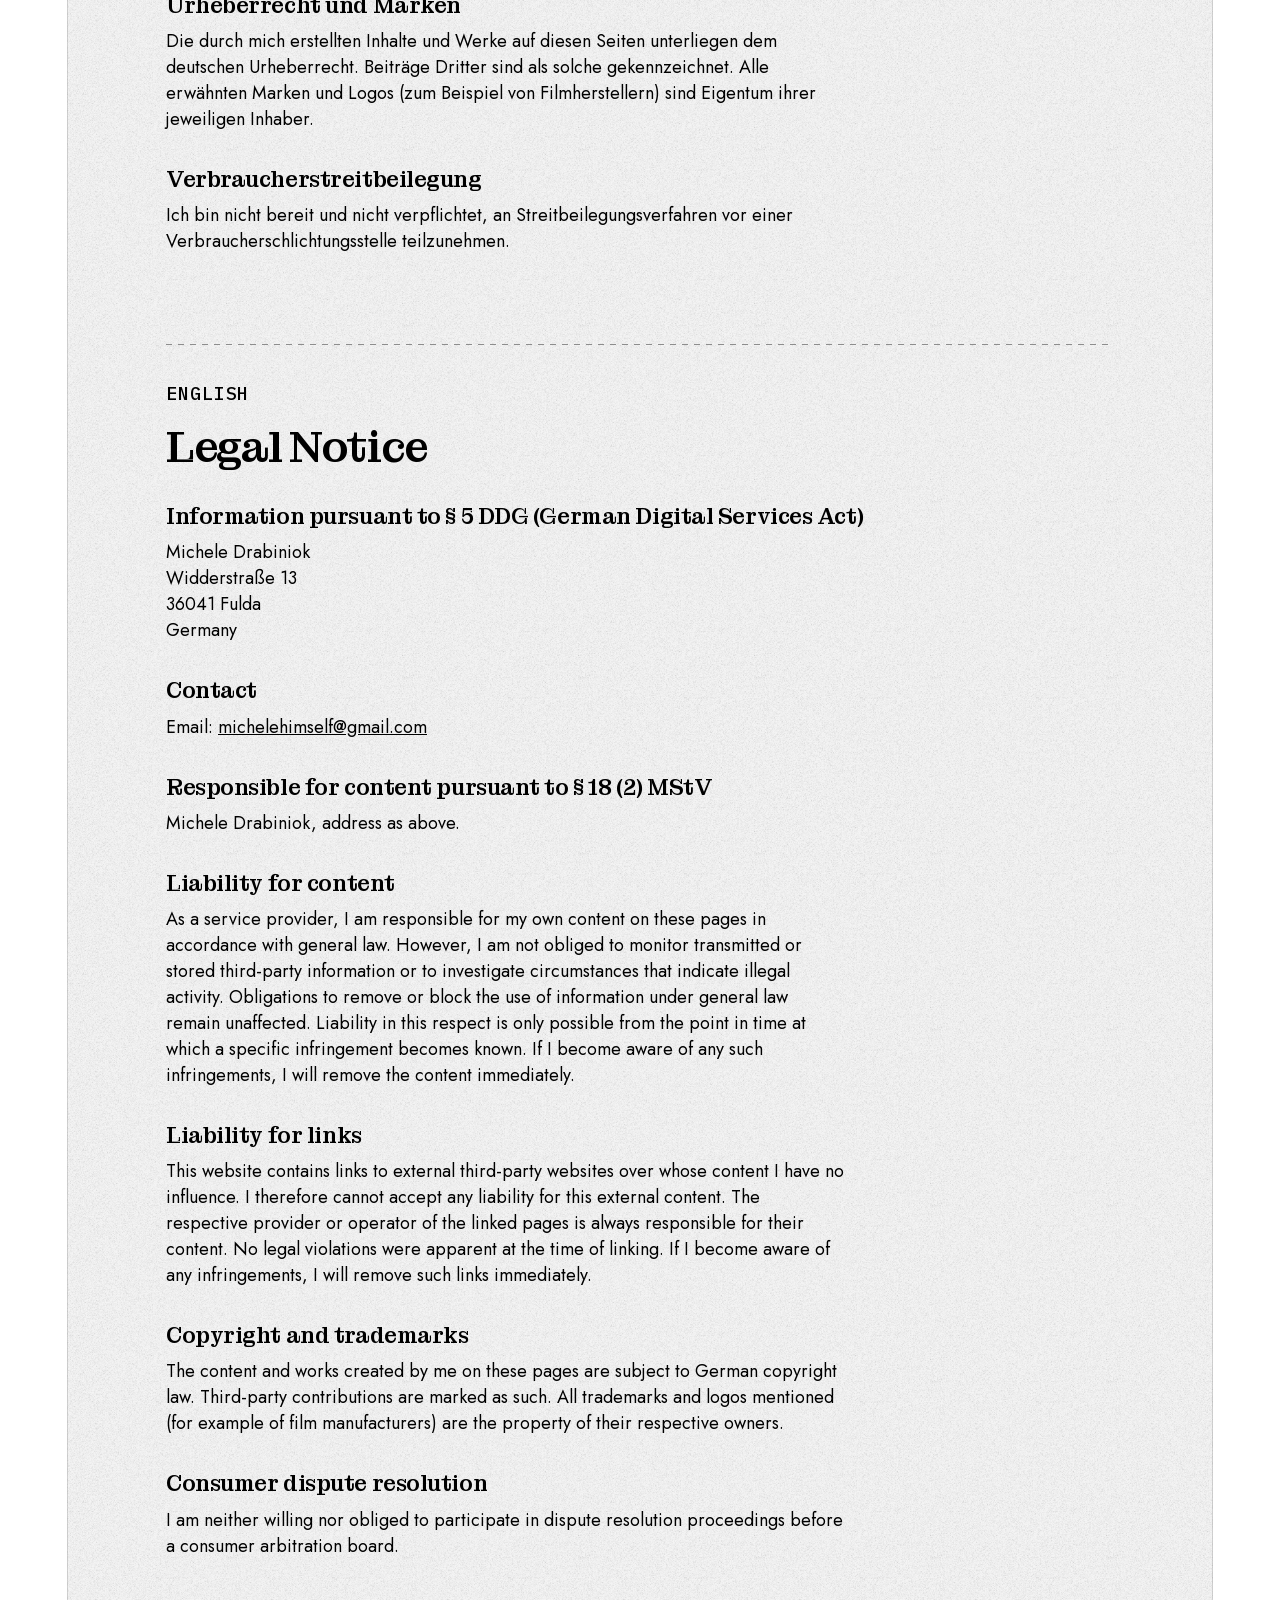
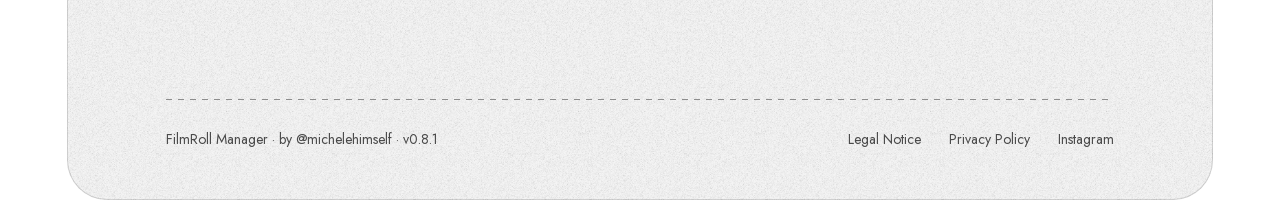
<file: impressum.html>
<!doctype html>
<html lang="de">
<head>
<meta charset="utf-8">
<meta name="viewport" content="width=device-width, initial-scale=1">
<title>Impressum / Legal Notice – FilmRoll Manager</title>
<meta name="description" content="Impressum und Legal Notice von FilmRoll Manager.">
<meta property="og:type" content="website">
<meta property="og:site_name" content="FilmRoll Manager">
<meta property="og:title" content="Impressum / Legal Notice – FilmRoll Manager">
<meta property="og:description" content="Impressum und Legal Notice von FilmRoll Manager.">
<meta property="og:url" content="https://filmrollmanager.com/impressum.html">
<meta property="og:image" content="https://filmrollmanager.com/assets/og-image.png">
<meta property="og:image:width" content="1200">
<meta property="og:image:height" content="630">
<meta property="og:image:alt" content="FilmRoll Manager app icon with the headline: Manage your film scans easily. The perfect post-lab process.">
<meta name="twitter:card" content="summary_large_image">
<meta name="twitter:title" content="Impressum / Legal Notice – FilmRoll Manager">
<meta name="twitter:description" content="Impressum und Legal Notice von FilmRoll Manager.">
<meta name="twitter:image" content="https://filmrollmanager.com/assets/og-image.png">
<link rel="icon" type="image/png" sizes="32x32" href="assets/favicon-32.png">
<link rel="icon" type="image/png" sizes="48x48" href="assets/favicon-48.png">
<link rel="apple-touch-icon" sizes="180x180" href="assets/apple-touch-icon.png">
<link rel="stylesheet" href="styles.css">
</head>
<body>
<div class="topbar">
  <p>This project is built by <a class="topbar-name" href="https://www.instagram.com/michelehimself" target="_blank" rel="noopener">@michelehimself</a>. Feel free to reach out.</p>
  <a class="topbar-link" href="https://www.instagram.com/michelehimself" target="_blank" rel="noopener" aria-label="Message me on Instagram (opens in a new tab)">
    <svg viewBox="0 0 24 24" width="16" height="16" fill="none" stroke="currentColor" stroke-width="2" stroke-linecap="round" stroke-linejoin="round" aria-hidden="true"><rect x="2" y="2" width="20" height="20" rx="5"/><circle cx="12" cy="12" r="4"/><path d="M17.5 6.5h.01"/></svg>
    <span>Instagram</span>
    <svg viewBox="0 0 24 24" width="14" height="14" fill="none" stroke="currentColor" stroke-width="2" stroke-linecap="round" stroke-linejoin="round" aria-hidden="true"><path d="M7 17 17 7"/><path d="M7 7h10v10"/></svg>
  </a>
</div>
<div class="page">

  <header class="wrap" id="top">
    <div class="nav">
      <a href="index.html" aria-label="FilmRoll Manager"><img class="logo" src="assets/logo.svg" alt="FilmRoll Manager" width="125" height="39"></a>
      <nav aria-label="Main">
        <a href="index.html#features">Features</a>
        <a href="index.html#how">How it works</a>
        <a href="index.html#about">About</a>
      </nav>
      <a class="btn" href="index.html#download">Download</a>
    </div>
    <div class="rule"></div>
  </header>

  <main class="wrap legal">
    <p class="eyebrow">Legal</p>
    <h1>Impressum<br>Legal Notice</h1>
    <div class="lang-switch">
      <a class="btn white" href="#de">Deutsch</a>
      <a class="btn white" href="#en">English</a>
    </div>

    <!-- DEUTSCH -->
    <section class="legal-block" id="de" lang="de">
      <div class="rule"></div>
      <p class="eyebrow" style="margin-top:36px">Deutsch</p>
      <h2>Impressum</h2>

      <h3>Angaben gemäß § 5 DDG</h3>
      <address>
        Michele Drabiniok<br>
        Widderstraße 13<br>
        36041 Fulda<br>
        Deutschland
      </address>

      <h3>Kontakt</h3>
      <p>E-Mail: <a href="mailto:michelehimself@gmail.com">michelehimself@gmail.com</a></p>

      <h3>Verantwortlich für den Inhalt nach § 18 Abs. 2 MStV</h3>
      <p>Michele Drabiniok, Anschrift wie oben.</p>

      <h3>Haftung für Inhalte</h3>
      <p>Als Diensteanbieter bin ich nach den allgemeinen Gesetzen für eigene Inhalte auf diesen Seiten verantwortlich. Ich bin jedoch nicht verpflichtet, übermittelte oder gespeicherte fremde Informationen zu überwachen oder nach Umständen zu forschen, die auf eine rechtswidrige Tätigkeit hinweisen. Verpflichtungen zur Entfernung oder Sperrung der Nutzung von Informationen nach den allgemeinen Gesetzen bleiben unberührt. Eine Haftung ist erst ab dem Zeitpunkt der Kenntnis einer konkreten Rechtsverletzung möglich. Bei Bekanntwerden entsprechender Rechtsverletzungen entferne ich diese Inhalte umgehend.</p>

      <h3>Haftung für Links</h3>
      <p>Diese Website enthält Links zu externen Websites Dritter, auf deren Inhalte ich keinen Einfluss habe. Für diese fremden Inhalte kann ich keine Gewähr übernehmen. Für die Inhalte der verlinkten Seiten ist stets der jeweilige Anbieter oder Betreiber verantwortlich. Zum Zeitpunkt der Verlinkung waren keine Rechtsverstöße erkennbar. Bei Bekanntwerden von Rechtsverletzungen entferne ich derartige Links umgehend.</p>

      <h3>Urheberrecht und Marken</h3>
      <p>Die durch mich erstellten Inhalte und Werke auf diesen Seiten unterliegen dem deutschen Urheberrecht. Beiträge Dritter sind als solche gekennzeichnet. Alle erwähnten Marken und Logos (zum Beispiel von Filmherstellern) sind Eigentum ihrer jeweiligen Inhaber.</p>

      <h3>Verbraucherstreitbeilegung</h3>
      <p>Ich bin nicht bereit und nicht verpflichtet, an Streitbeilegungsverfahren vor einer Verbraucherschlichtungsstelle teilzunehmen.</p>
    </section>

    <!-- ENGLISH -->
    <section class="legal-block" id="en" lang="en">
      <div class="rule"></div>
      <p class="eyebrow" style="margin-top:36px">English</p>
      <h2>Legal Notice</h2>

      <h3>Information pursuant to § 5 DDG (German Digital Services Act)</h3>
      <address>
        Michele Drabiniok<br>
        Widderstraße 13<br>
        36041 Fulda<br>
        Germany
      </address>

      <h3>Contact</h3>
      <p>Email: <a href="mailto:michelehimself@gmail.com">michelehimself@gmail.com</a></p>

      <h3>Responsible for content pursuant to § 18 (2) MStV</h3>
      <p>Michele Drabiniok, address as above.</p>

      <h3>Liability for content</h3>
      <p>As a service provider, I am responsible for my own content on these pages in accordance with general law. However, I am not obliged to monitor transmitted or stored third-party information or to investigate circumstances that indicate illegal activity. Obligations to remove or block the use of information under general law remain unaffected. Liability in this respect is only possible from the point in time at which a specific infringement becomes known. If I become aware of any such infringements, I will remove the content immediately.</p>

      <h3>Liability for links</h3>
      <p>This website contains links to external third-party websites over whose content I have no influence. I therefore cannot accept any liability for this external content. The respective provider or operator of the linked pages is always responsible for their content. No legal violations were apparent at the time of linking. If I become aware of any infringements, I will remove such links immediately.</p>

      <h3>Copyright and trademarks</h3>
      <p>The content and works created by me on these pages are subject to German copyright law. Third-party contributions are marked as such. All trademarks and logos mentioned (for example of film manufacturers) are the property of their respective owners.</p>

      <h3>Consumer dispute resolution</h3>
      <p>I am neither willing nor obliged to participate in dispute resolution proceedings before a consumer arbitration board.</p>
    </section>
  </main>

  <footer class="wrap footer">
    <div class="rule"></div>
    <div class="row">
      <span>FilmRoll Manager · by <a href="https://www.instagram.com/michelehimself" target="_blank" rel="noopener">@michelehimself</a> · v0.8.1</span>
      <nav aria-label="Footer">
        <a href="impressum.html">Legal Notice</a>
        <a href="datenschutz.html">Privacy Policy</a>
        <a href="https://instagram.com/filmrollmanager" target="_blank" rel="noopener">Instagram</a>
      </nav>
    </div>
  </footer>

</div>
</body>
</html>
</file>
<file: styles.css>
@font-face { font-family: "Montagu Slab"; font-weight: 500; font-style: normal; font-display: swap; src: url("fonts/montagu-500.woff2") format("woff2"); }
@font-face { font-family: "Jost"; font-weight: 400 700; font-style: normal; font-display: swap; src: url("fonts/jost-var.woff2") format("woff2"); }
@font-face { font-family: "IBM Plex Mono"; font-weight: 500; font-style: normal; font-display: swap; src: url("fonts/plexmono-500.woff2") format("woff2"); }

:root {
  --canvas: #fff;
  --page: #f4f4f4;
  --card: #e6e6e6;
  --ink: #000;
  --soft: #4a4a4a;
  --dash: #8d8d8d;
  --amber: #ffae00;
  --amber-hover: #ffbd2e;
  --serif: "Montagu Slab", Georgia, "Times New Roman", serif;
  --sans: "Jost", -apple-system, "Helvetica Neue", Arial, sans-serif;
  --mono: "IBM Plex Mono", ui-monospace, "SF Mono", Menlo, monospace;
  --pad: 98px;
  --dash-card: url("data:image/svg+xml;utf8,<svg xmlns='http://www.w3.org/2000/svg' width='100%' height='100%'><rect width='100%' height='100%' rx='24' ry='24' fill='none' stroke='%238d8d8d' stroke-width='2' stroke-dasharray='6 6'/></svg>");
  --dash-btn: url("data:image/svg+xml;utf8,<svg xmlns='http://www.w3.org/2000/svg' width='100%' height='100%'><rect width='100%' height='100%' rx='10' ry='10' fill='none' stroke='%238d8d8d' stroke-width='2' stroke-dasharray='6 6'/></svg>");
  --dash-badge: url("data:image/svg+xml;utf8,<svg xmlns='http://www.w3.org/2000/svg' width='100%' height='100%'><rect width='100%' height='100%' rx='5' ry='5' fill='none' stroke='%238d8d8d' stroke-width='2' stroke-dasharray='3 3'/></svg>");
}
* { box-sizing: border-box; }
html { scroll-behavior: smooth; scroll-padding-top: 20px; }
body { margin: 0; background: var(--canvas); color: var(--ink); font-family: var(--sans); font-size: 16px; line-height: 23px; -webkit-font-smoothing: antialiased; }
img { display: block; max-width: 100%; }
a { color: inherit; }
p { margin: 0; }
h1, h2, h3 { font-family: var(--serif); font-weight: 500; margin: 0; }

.page { width: min(1146px, calc(100% - 32px)); margin: 16px auto; border: 1px solid rgba(0, 0, 0, .14); border-radius: 40px; background-color: var(--page); background-image: url("assets/grain.png"); background-size: 176px 176px; background-repeat: repeat; overflow: hidden; }
.wrap { padding-inline: var(--pad); }

/* dashed rules, exactly like the design (6px dash, 6px gap) */
.rule { height: 1px; background: repeating-linear-gradient(90deg, var(--dash) 0 6px, transparent 6px 12px); }
.rule-v { width: 1px; background: repeating-linear-gradient(180deg, var(--dash) 0 6px, transparent 6px 12px); }

.eyebrow { font-family: var(--mono); font-weight: 500; font-size: 14px; letter-spacing: .05em; text-transform: uppercase; line-height: normal; }
.btn { display: inline-flex; align-items: center; justify-content: center; font-family: var(--sans); font-weight: 600; font-size: 14px; letter-spacing: .06em; text-transform: uppercase; line-height: normal; text-decoration: none; color: var(--ink); background: var(--amber); border: 1px solid rgba(0,0,0,.2); border-radius: 10px; padding: 10px 23px; cursor: pointer; transition: background .15s, transform .15s; }
.btn:hover { background: var(--amber-hover); }
.btn.white { background: #fff; }
.btn.white:hover { background: #fafafa; }
.btn[aria-disabled="true"] { background: var(--dash-btn) 0 0 / 100% 100% no-repeat border-box, transparent; color: #7a7a7a; border-color: transparent; cursor: not-allowed; pointer-events: none; }

/* nav */
.nav { display: flex; align-items: center; justify-content: space-between; height: 114px; padding-top: 0; }
.nav .logo { width: 125px; height: auto; }
.nav nav { display: flex; gap: 40px; }
.nav nav a { font-weight: 600; font-size: 13px; letter-spacing: .06em; text-transform: uppercase; text-decoration: none; line-height: normal; }
.nav nav a:hover { text-decoration: underline; text-underline-offset: 5px; }
.nav .btn { padding: 10px 23px; }

/* hero */
.hero { text-align: center; padding-top: 102px; }
.hero h1 { font-size: 80px; line-height: .96; letter-spacing: -.03em; max-width: 690px; margin: 18px auto 0; }
.hero .lead { font-size: 20px; line-height: 27px; max-width: 528px; margin: 34px auto 0; }
.hero .cta { display: flex; justify-content: center; gap: 14px; margin-top: 34px; }
.hero .hero-note { margin-top: 16px; font-size: 14px; line-height: 20px; color: var(--soft); }
.hero .shot { margin: 84px -5.07% 0; width: 110.13%; }
.hero .shot picture { display: block; }
.hero .shot img { width: 100%; height: auto; transform-origin: 50% 50%; will-change: transform; }

/* sections */
.section { padding-top: 140px; }
.section h2 { font-size: 64px; line-height: .96; letter-spacing: -.03em; margin-top: 18px; }
.section .intro { font-size: 20px; line-height: 27px; max-width: 766px; margin-top: 26px; }
.section .intro strong { font-weight: 600; }

.trio { display: grid; grid-template-columns: minmax(0, 1fr) 1px minmax(0, 1fr) 1px minmax(0, 1fr); column-gap: 40px; margin-top: 80px; }
.trio .col { padding: 0; min-width: 0; }
.icon-box { width: 64px; height: 64px; background: #fff; border-radius: 14px; display: grid; place-items: center; }
.icon-box img { width: 36px; height: 36px; }
.trio h3 { font-size: 24px; line-height: 1.1; letter-spacing: -.03em; margin: 24px 0 14px; }
.trio p { max-width: 270px; }

.more { display: grid; grid-template-columns: 1fr 380px; gap: 114px; align-items: center; }
.more h3 { font-size: 37px; line-height: 1.08; letter-spacing: -.03em; margin-top: 18px; }
.more .txt { margin-top: 20px; max-width: 456px; font-size: 20px; line-height: 27px; }
.more .txt p + p { margin-top: 14px; }
.more .btn { margin-top: 32px; }

.dcard { background: var(--dash-card) 0 0 / 100% 100% no-repeat border-box, var(--card); border: 1px solid transparent; border-radius: 24px; overflow: hidden; position: relative; }
.dcard h3 { font-size: 24px; line-height: 1.1; letter-spacing: -.03em; }
.dcard.contact { padding: 34px 36px 40px; }
.dcard.contact h3 { margin: 20px 0 14px; }
.dcard.contact p { max-width: 291px; }

.fav-grid { display: grid; grid-template-columns: 1fr 1fr; gap: 40px; margin-top: 60px; }
.dcard.fav { padding: 44px 36px 0; height: 476px; }
.dcard.fav p { margin-top: 20px; max-width: 358px; }
.dcard.fav .pic { position: absolute; left: -1px; top: 196px; width: 652px; height: 536px; overflow: hidden; pointer-events: none; }
.dcard.fav .pic picture { display: contents; }
.dcard.fav .pic img { width: 100%; height: 100%; object-fit: cover; max-width: none; }
.dcard.fav .pic.gear img { position: absolute; width: 102.27%; height: auto; left: 2.79%; top: 2.64%; }


/* big call to action */
.cta-big { background: var(--amber); border: 1px solid rgba(0,0,0,.2); border-radius: 24px; padding: 72px 64px; text-align: center; }
.cta-big h2 { font-size: 64px; line-height: .96; letter-spacing: -.03em; margin: 18px 0 0; }
.cta-big .cta-txt { font-size: 20px; line-height: 27px; margin-top: 22px; }
.cta-btns { display: flex; justify-content: center; gap: 14px; margin-top: 36px; flex-wrap: wrap; }
.btn.dark { background: #000; color: #fff; border-color: #000; }
.btn.dark:hover { background: #222; }
.btn.dark.ghost { background: transparent; color: #000; }
.btn.dark.ghost:hover { background: rgba(0,0,0,.08); }

/* download */
.dl-grid { display: grid; grid-template-columns: repeat(3, 1fr); gap: 24px; margin-top: 60px; }
.dcard.dl { padding: 36px; min-height: 320px; display: flex; flex-direction: column; }
.dcard.dl .os { font-family: var(--mono); font-weight: 500; font-size: 12px; letter-spacing: .08em; text-transform: uppercase; line-height: normal; color: var(--soft); }
.dcard.dl h3 { font-size: 37px; line-height: 1.08; margin-top: 14px; }
.dcard.dl p { margin-top: 12px; flex: 1; }
.dcard.dl .btn { margin-top: 28px; align-self: flex-start; }
.dcard.dl.on { background: #fff; border-color: rgba(0,0,0,.2); }
.dcard.dl.soon { color: #6e6e6e; }
.badge { font-family: var(--mono); font-weight: 500; font-size: 11px; letter-spacing: .08em; text-transform: uppercase; border: 1px solid var(--dash); border-radius: 6px; padding: 2px 8px; line-height: 1.3; margin-left: 10px; vertical-align: middle; position: relative; top: -4px; color: #6e6e6e; }
.install-lead { margin-top: 14px; }
.modal ol { margin: 14px 0 0; padding-left: 22px; }
.modal li { margin-top: 4px; }
.modal code { font-family: var(--mono); font-weight: 500; font-size: 13px; }
.cmd { display: flex; align-items: center; justify-content: space-between; gap: 16px; margin-top: 14px; background: #fff; border: 1px solid rgba(0,0,0,.2); border-radius: 10px; padding: 10px 10px 10px 16px; }
.cmd code { font-size: 13px; white-space: normal; word-break: break-word; line-height: 1.5; }
.copy { flex: none; width: 34px; height: 34px; display: grid; place-items: center; color: var(--ink); background: transparent; border: 1px solid rgba(0,0,0,.2); border-radius: 8px; cursor: pointer; }
.copy:hover { background: #fafafa; }
.copy .ic-done { display: none; }
.copy.copied .ic-copy { display: none; }
.copy.copied .ic-done { display: block; }
.dl-note { margin-top: 28px; max-width: 520px; color: var(--soft); }

/* about */
.about { display: grid; grid-template-columns: 380px 1fr; gap: 72px; align-items: center; }
.portrait { aspect-ratio: 4 / 5; background: var(--dash-card) 0 0 / 100% 100% no-repeat border-box, var(--card); border: 1px solid transparent; border-radius: 24px; display: grid; place-items: center; color: #7a7a7a; font-family: var(--mono); font-weight: 500; font-size: 12px; letter-spacing: .08em; text-transform: uppercase; overflow: hidden; }
.portrait img { width: 100%; height: 100%; object-fit: cover; }
.about-photo { margin: 0; }
.portrait.has-photo { display: block; position: relative; background: none; border: 0; aspect-ratio: 2 / 3; }
.portrait.has-photo img { object-position: 50% 100%; }
.credit { position: absolute; left: 14px; bottom: 14px; display: inline-flex; align-items: center; height: 30px; padding: 0 7px; border-radius: 15px; background: rgba(0,0,0,.55); -webkit-backdrop-filter: blur(8px); backdrop-filter: blur(8px); color: #fff; cursor: default; outline-offset: 2px; }
.credit svg { flex: none; }
.credit span { max-width: 0; overflow: hidden; white-space: nowrap; opacity: 0; font-family: var(--mono); font-weight: 500; font-size: 11px; letter-spacing: .06em; text-transform: uppercase; line-height: normal; transition: max-width .25s ease, opacity .2s ease, margin .25s ease; }
.credit:hover span, .credit:focus span, .credit:focus-within span { max-width: 220px; opacity: 1; margin: 0 6px 0 8px; }

.about h2 { margin-top: 18px; }
.about .txt { font-size: 20px; line-height: 27px; margin-top: 24px; max-width: 480px; }
.about .txt p + p { margin-top: 16px; }
.about-actions { display: flex; flex-wrap: wrap; gap: 12px; margin-top: 28px; }

.btn-social { gap: 10px; padding-left: 15px; padding-right: 15px; }
.btn-social .ico { flex: none; }

/* faq */
.faq-list { margin-top: 50px; }
.faq-list .rule:last-child { margin-top: 0; }
details { padding: 24px 0; }
summary { cursor: pointer; list-style: none; display: flex; justify-content: space-between; align-items: center; gap: 24px; font-family: var(--serif); font-weight: 500; font-size: 24px; line-height: 1.1; letter-spacing: -.03em; }
summary::-webkit-details-marker { display: none; }
summary::after { content: "+"; font-family: var(--mono); font-size: 22px; font-weight: 500; line-height: 1; flex: none; }
details[open] summary::after { content: "–"; }
details p { max-width: 640px; margin-top: 14px; font-size: 18px; line-height: 25px; }

/* footer */
.footer { margin-top: 140px; padding-bottom: 48px; }
.footer .row { display: flex; justify-content: space-between; align-items: center; gap: 24px; padding-top: 28px; font-size: 14px; color: var(--soft); }
.footer .logo { width: 96px; }
.footer nav { display: flex; gap: 28px; }
.footer a { text-decoration: none; }
.footer a:hover { text-decoration: underline; text-underline-offset: 4px; }
.footer a[aria-disabled="true"] { opacity: .55; pointer-events: none; }

:focus-visible { outline: 2px solid var(--ink); outline-offset: 3px; border-radius: 6px; }

@media (max-width: 1000px) {
  :root { --pad: 40px; }
  .hero h1 { font-size: 64px; max-width: 560px; }
  .section h2, .cta-big h2 { font-size: 52px; }
  .more { grid-template-columns: 1fr; gap: 50px; }
  .dcard.contact { max-width: 420px; }
  .fav-grid { grid-template-columns: 1fr; }
  .dl-grid { grid-template-columns: 1fr; }
  .about { grid-template-columns: 300px 1fr; gap: 48px; }
}
@media (max-width: 720px) {
  .page { border-radius: 28px; }
  :root { --pad: 22px; }
  .nav { height: 84px; }
  .nav nav { display: none; }
  .hero { padding-top: 60px; }
  .hero h1 { font-size: 46px; }
  .hero .lead { font-size: 18px; }
  .hero .cta { flex-wrap: wrap; }
  .hero .shot { margin-top: 56px; }
  .section { padding-top: 90px; }
  .section h2, .cta-big h2 { font-size: 40px; }
  .cta-big { padding: 48px 24px; }
  .section .intro, .more .txt, .about .txt { font-size: 18px; }
  .trio { grid-template-columns: 1fr; column-gap: 0; margin-top: 50px; }
  .trio .rule-v { width: 100%; height: 1px; background: repeating-linear-gradient(90deg, var(--dash) 0 6px, transparent 6px 12px); margin: 40px 0; }
  .trio .col, .trio .col:nth-child(n) { padding-inline: 0; }
  .more h3 { font-size: 30px; }
  .dcard.fav { height: 440px; }
  .about { grid-template-columns: 1fr; }
  .about-photo { width: 100%; }
  summary { font-size: 20px; }
  .footer .row { flex-direction: column; align-items: flex-start; }
}
@media (prefers-reduced-motion: reduce) { html { scroll-behavior: auto; } }

/* legal pages */
.legal { padding-top: 90px; }
.legal h1 { font-size: 64px; line-height: .96; letter-spacing: -.03em; margin-top: 18px; }
.lang-switch { display: flex; gap: 12px; margin-top: 32px; }
.legal-block { margin-top: 90px; }
.legal-block h2 { font-size: 44px; line-height: 1; letter-spacing: -.03em; margin: 18px 0 36px; }
.legal-block h3 { font-size: 22px; line-height: 1.1; letter-spacing: -.02em; margin: 36px 0 10px; }
.legal-block p { max-width: 680px; font-size: 18px; line-height: 26px; margin-top: 10px; }
.legal-block address { font-style: normal; font-size: 18px; line-height: 26px; }
.legal-block .rule { margin-bottom: 0; }
.todo { background: rgba(255,174,0,.35); border-radius: 4px; padding: 0 5px; }
@media (max-width: 720px) { .legal h1 { font-size: 44px; } .legal-block h2 { font-size: 34px; } }

/* download dialog */
.modal { width: min(560px, calc(100% - 32px)); max-height: calc(100vh - 32px); overflow: auto; padding: 36px 36px 32px; border: 1px solid rgba(0,0,0,.2); border-radius: 24px; background: var(--page); color: var(--ink); box-shadow: 0 24px 80px rgba(0,0,0,.25); }
.modal::backdrop { background: rgba(0,0,0,.35); -webkit-backdrop-filter: blur(3px); backdrop-filter: blur(3px); }
.modal h3 { font-size: 37px; line-height: 1.08; letter-spacing: -.03em; margin-top: 14px; }
.modal .modal-lead { margin-top: 14px; }
.modal .rule { margin: 28px 0 24px; }
.modal-actions { margin-top: 28px; display: flex; justify-content: flex-end; }
.modal-close { position: absolute; top: 18px; right: 18px; width: 36px; height: 36px; display: grid; place-items: center; background: #fff; border: 1px solid rgba(0,0,0,.2); border-radius: 10px; cursor: pointer; color: var(--ink); }
.modal-close:hover { background: #fafafa; }
@media (max-width: 720px) { .modal { padding: 28px 22px 24px; } .modal h3 { font-size: 30px; } .cmd code { white-space: normal; word-break: break-all; } }

.warn { display: flex; gap: 12px; align-items: flex-start; margin-top: 14px; padding: 14px 16px; background: rgba(255,174,0,.2); border: 1px solid var(--amber); border-radius: 10px; }
.warn svg { flex: none; margin-top: 1px; }
.warn p { font-size: 15px; line-height: 21px; }
.warn strong { font-weight: 600; }
.install-lead strong { font-weight: 600; }


/* top banner: docked to the top edge, same width as the page card */
.topbar { width: min(1146px, calc(100% - 32px)); margin: 0 auto; padding: 10px 22px 12px 26px; display: flex; align-items: center; justify-content: space-between; gap: 16px; background: #000; color: #fff; border-radius: 0 0 20px 20px; font-size: 15px; line-height: 21px; }
.topbar p { margin: 0; }
.topbar-name { color: #fff; font-weight: 600; text-decoration: none; }
.topbar-name { transition: opacity .15s; }
.topbar-name:hover { opacity: .7; }
.topbar-link { flex: none; display: inline-flex; align-items: center; gap: 6px; color: rgba(255,255,255,.62); text-decoration: none; font-weight: 400; font-size: 14px; padding: 4px 2px; }
.topbar-link:hover { color: #fff; text-decoration: underline; text-underline-offset: 4px; }
.topbar + .page { margin-top: 8px; }
@media (max-width: 720px) { .topbar { padding: 10px 16px 12px 18px; font-size: 14px; } .topbar-link span { display: none; } }
</file>
